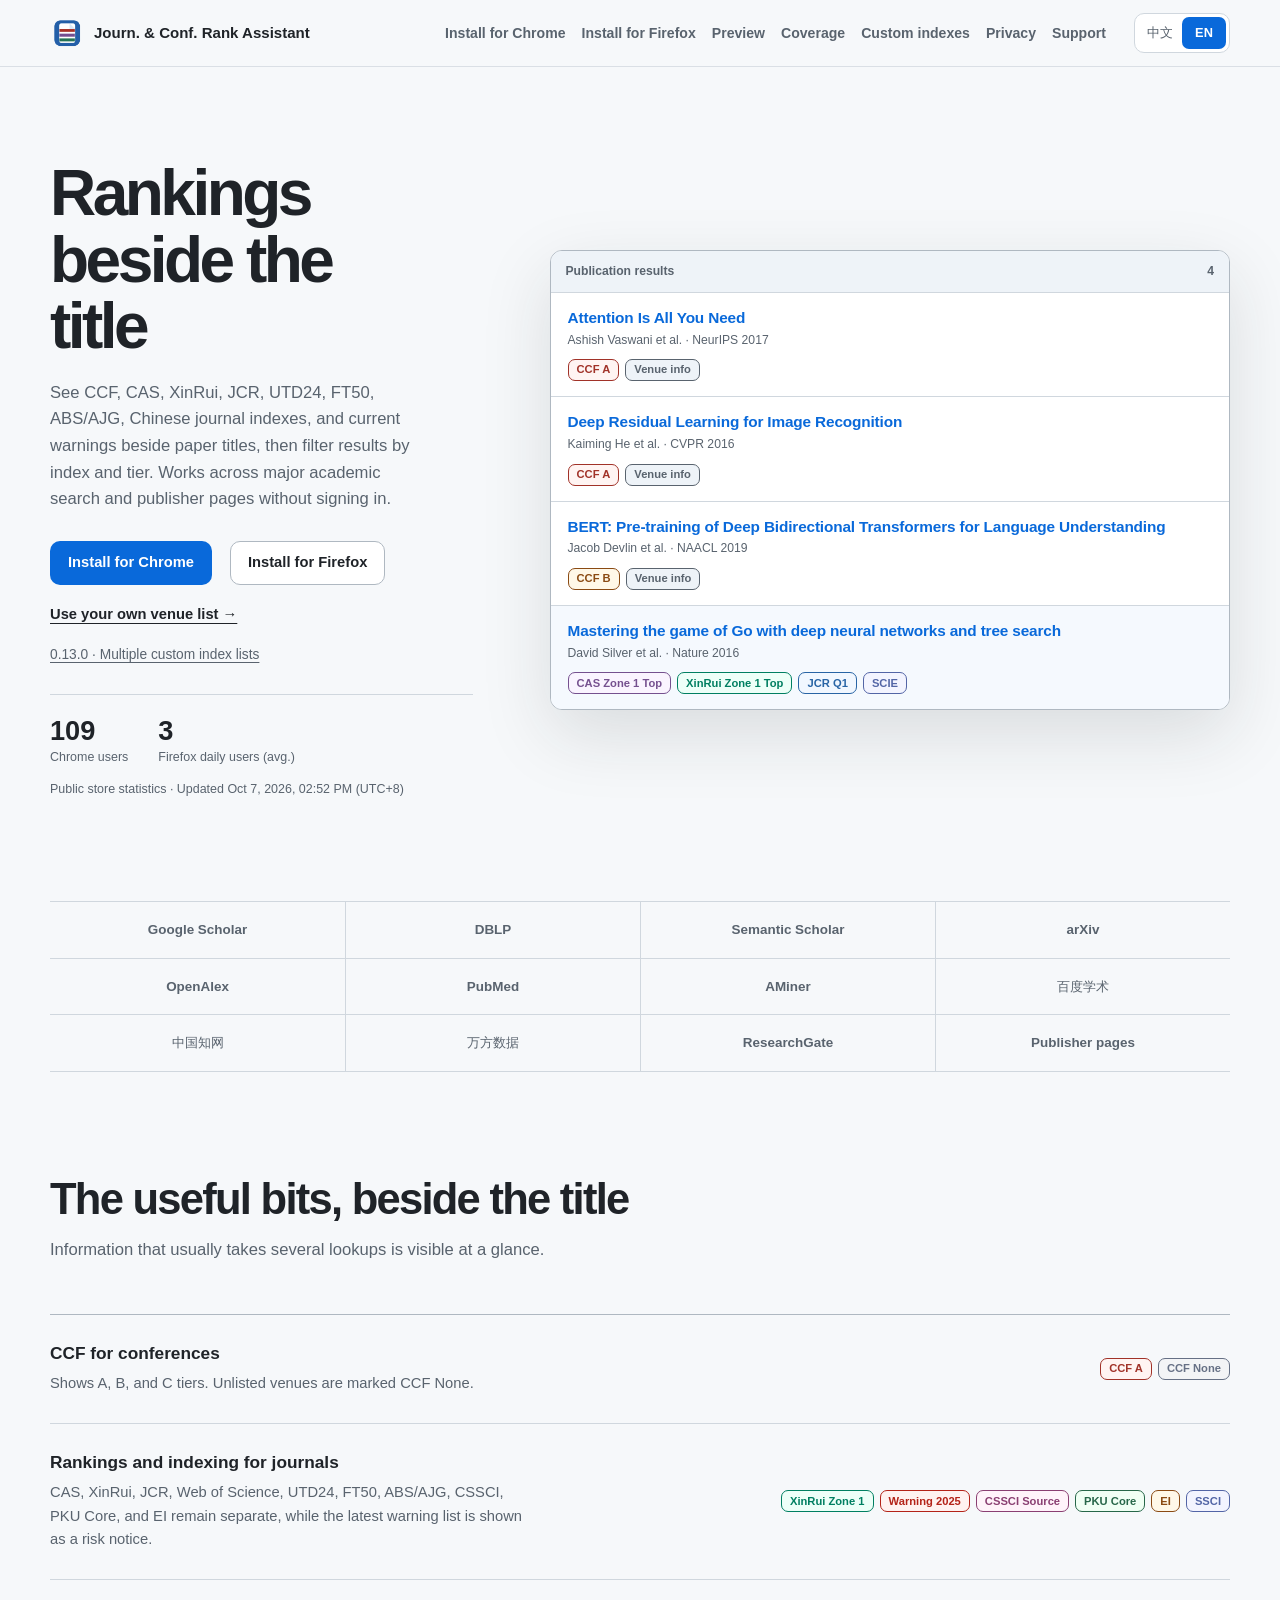
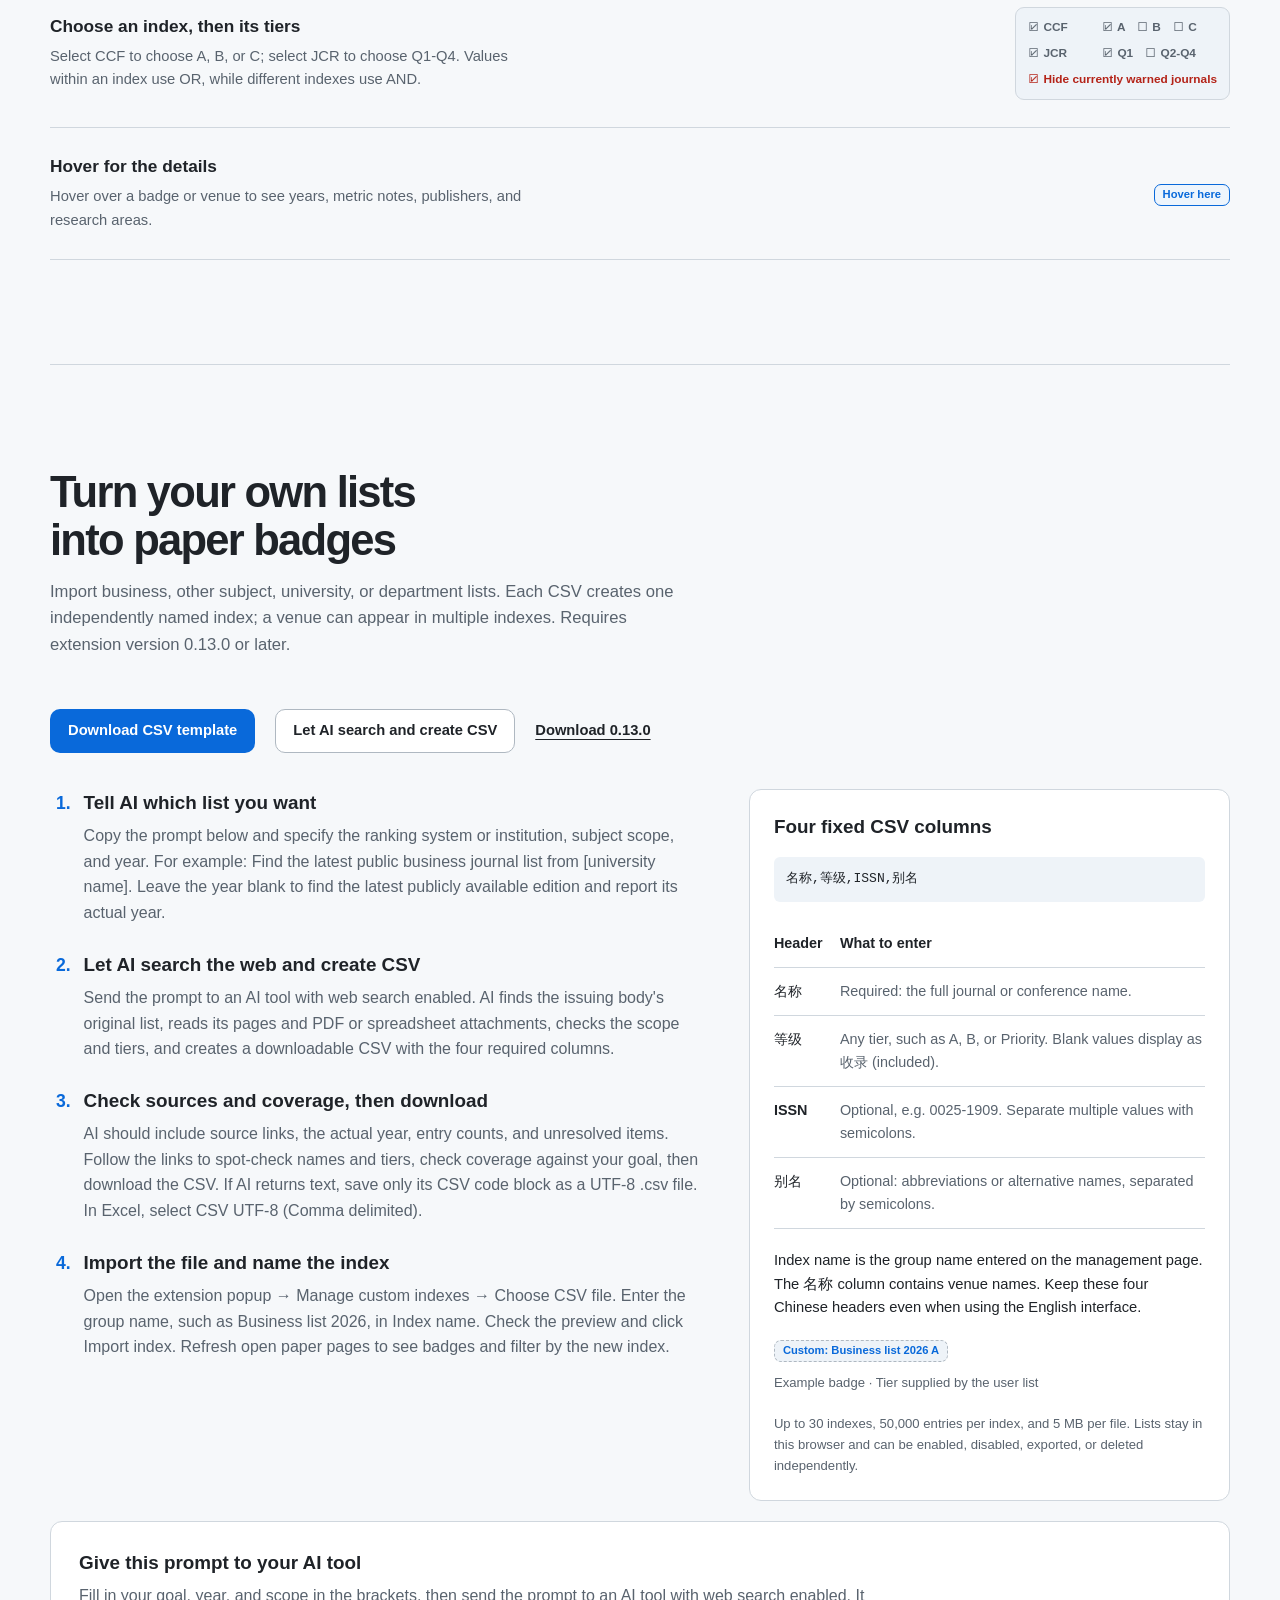
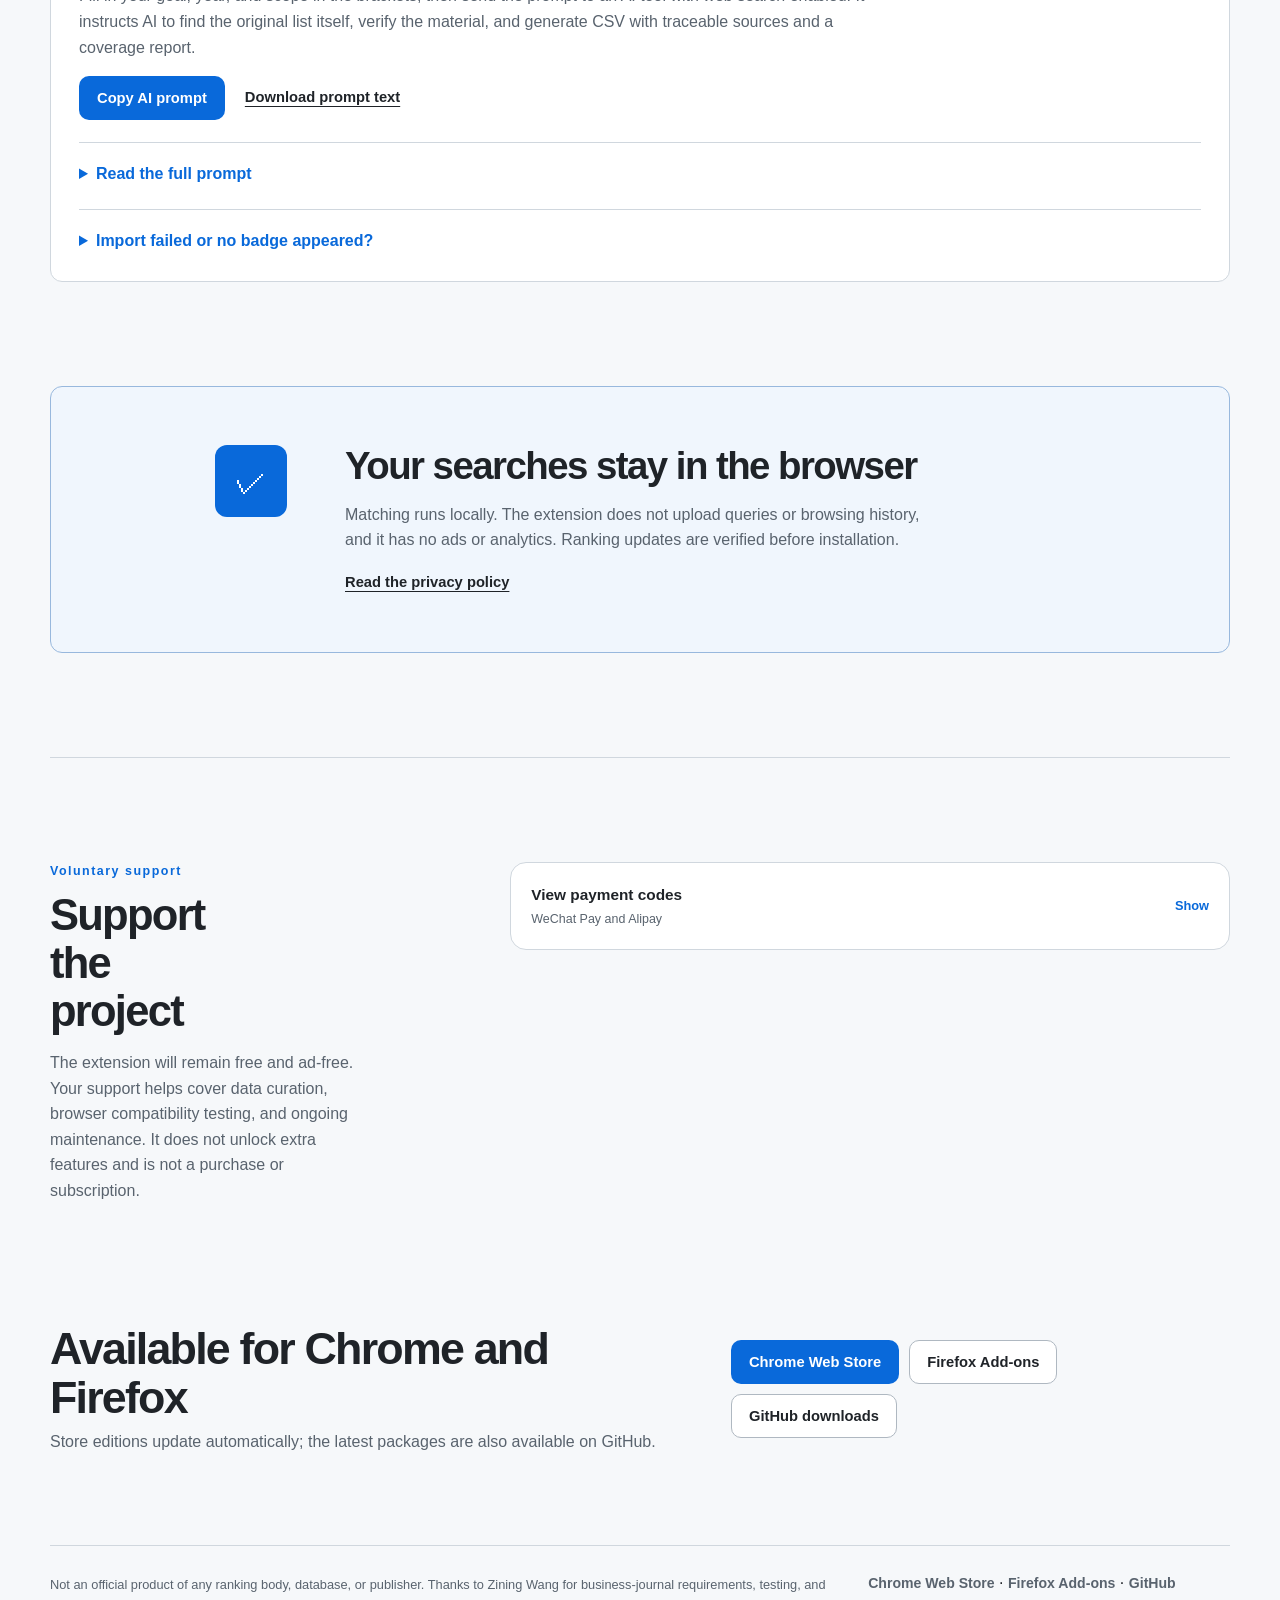
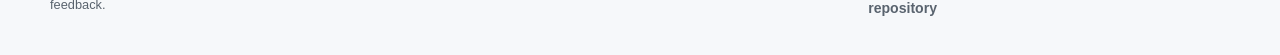
<file: docs/index.html>
<!doctype html>
<html lang="zh-CN" data-lang="zh" translate="no" class="notranslate">
<head>
  <meta charset="utf-8">
  <meta name="viewport" content="width=device-width, initial-scale=1">
  <meta name="google" content="notranslate">
  <meta name="google-site-verification" content="rmyz9SUyBuZrdZ67i3fls0Q1gZlMisBlc8nYEHwJUdw" />
  <meta name="color-scheme" content="light dark">
  <meta name="description" content="在论文标题旁查看期刊会议等级、分区与收录信息，支持导入多组自定义索引，并提供 CSV 模板与 AI 联网检索生成 CSV 指南。">
  <link rel="canonical" href="https://polarislight.github.io/Journal-Conference-Rank-Assistant/">
  <link rel="icon" type="image/png" href="assets/icon128.png">
  <link rel="stylesheet" href="styles.css">
  <title>期刊会议等级与分区助手</title>
</head>
<body>
  <a class="skip-link" href="#main" data-zh="跳到正文" data-en="Skip to content">跳到正文</a>
  <header class="site-header">
    <div class="header-inner">
      <a class="brand" href="#top" aria-label="期刊会议等级与分区助手主页" data-aria-zh="期刊会议等级与分区助手主页" data-aria-en="Journal and Conference Rank Assistant home">
        <img src="assets/icon128.png" width="34" height="34" alt="">
        <span data-zh="期刊会议等级与分区助手" data-en="Journ. & Conf. Rank Assistant">期刊会议等级与分区助手</span>
      </a>
      <nav class="site-nav" aria-label="主要导航" data-aria-zh="主要导航" data-aria-en="Primary navigation">
        <a href="https://chromewebstore.google.com/detail/ibanchmlkanbhbddpejommgfhpfofifm" data-zh="安装 Chrome 版" data-en="Install for Chrome">安装 Chrome 版</a>
        <a href="https://addons.mozilla.org/addon/journal-conf-rank-assistant" data-zh="安装 Firefox 版" data-en="Install for Firefox">安装 Firefox 版</a>
        <a href="#preview" data-zh="效果" data-en="Preview">效果</a>
        <a href="#coverage" data-zh="支持内容" data-en="Coverage">支持内容</a>
        <a href="#custom-indexes" data-zh="自定义索引" data-en="Custom indexes">自定义索引</a>
        <a href="#privacy" data-zh="隐私" data-en="Privacy">隐私</a>
        <a href="#support" data-zh="支持项目" data-en="Support">支持项目</a>
      </nav>
      <div class="language-switch" aria-label="Language">
        <button type="button" data-language="zh" aria-pressed="true">中文</button>
        <button type="button" data-language="en" aria-pressed="false">EN</button>
      </div>
    </div>
  </header>
  <main id="main">
    <section class="hero" id="top">
      <div class="hero-copy">
        <h1 data-zh="查论文时，顺手把等级看了" data-en="Rankings beside the title">查论文时，顺手把等级看了</h1>
        <p class="hero-summary" data-zh="插件把 CCF、中科院、新锐、JCR、UTD24、FT50、ABS/AJG、中文核心与当前预警放在论文标题旁，还能按索引与等级筛选结果。覆盖常用学术检索与出版社公开页面，无需登录。" data-en="See CCF, CAS, XinRui, JCR, UTD24, FT50, ABS/AJG, Chinese journal indexes, and current warnings beside paper titles, then filter results by index and tier. Works across major academic search and publisher pages without signing in.">插件把 CCF、中科院、新锐、JCR、UTD24、FT50、ABS/AJG、中文核心与当前预警放在论文标题旁，还能按索引与等级筛选结果。覆盖常用学术检索与出版社公开页面，无需登录。</p>
        <div class="hero-actions">
          <a class="button button-primary" href="https://chromewebstore.google.com/detail/ibanchmlkanbhbddpejommgfhpfofifm" data-zh="安装 Chrome 版" data-en="Install for Chrome">安装 Chrome 版</a>
          <a class="button button-secondary" href="https://addons.mozilla.org/addon/journal-conf-rank-assistant" data-zh="安装 Firefox 版" data-en="Install for Firefox">安装 Firefox 版</a>
          <a class="text-link" href="#custom-indexes" data-zh="用自己的期刊会议名单 →" data-en="Use your own venue list →">用自己的期刊会议名单 →</a>
        </div>
        <p class="release-note"><a href="https://github.com/PolarisLight/Journal-Conference-Rank-Assistant/releases/tag/v0.13.0" data-zh="0.13.0 · 新增多组自定义索引" data-en="0.13.0 · Multiple custom index lists">0.13.0 · 新增多组自定义索引</a></p>
        <div class="store-stats" id="store-stats" hidden aria-live="polite">
          <div class="store-stats-counts">
            <a href="https://chromewebstore.google.com/detail/ibanchmlkanbhbddpejommgfhpfofifm"><strong id="chrome-users">—</strong><span data-zh="Chrome 用户" data-en="Chrome users">Chrome 用户</span></a>
            <a href="https://addons.mozilla.org/addon/journal-conf-rank-assistant"><strong id="firefox-users">—</strong><span data-zh="Firefox 日均用户" data-en="Firefox daily users (avg.)">Firefox 日均用户</span></a>
          </div>
          <p class="store-stats-note"><span data-zh="商店公开统计 · 更新于" data-en="Public store statistics · Updated">商店公开统计 · 更新于</span> <time id="store-stats-updated"></time></p>
        </div>
      </div>
      <div class="paper-preview" id="preview" aria-label="经典论文中的插件显示效果" data-aria-zh="经典论文中的插件显示效果" data-aria-en="Extension preview on well-known papers">
        <div class="preview-toolbar"><span data-zh="论文检索结果" data-en="Publication results">论文检索结果</span><span class="preview-count">4</span></div>
        <article class="paper-row">
          <h2>Attention Is All You Need</h2><p>Ashish Vaswani et al. · NeurIPS 2017</p>
          <div class="badge-row"><span class="rank-badge badge-ccf" title="CCF A">CCF A</span><span class="venue-chip" data-zh="会议详情" data-en="Venue info">会议详情</span></div>
        </article>
        <article class="paper-row">
          <h2>Deep Residual Learning for Image Recognition</h2><p>Kaiming He et al. · CVPR 2016</p>
          <div class="badge-row"><span class="rank-badge badge-ccf" title="CCF A">CCF A</span><span class="venue-chip" data-zh="会议详情" data-en="Venue info">会议详情</span></div>
        </article>
        <article class="paper-row">
          <h2>BERT: Pre-training of Deep Bidirectional Transformers for Language Understanding</h2><p>Jacob Devlin et al. · NAACL 2019</p>
          <div class="badge-row"><span class="rank-badge badge-ccf-b" title="CCF B">CCF B</span><span class="venue-chip" data-zh="会议详情" data-en="Venue info">会议详情</span></div>
        </article>
        <article class="paper-row paper-row-journal">
          <h2>Mastering the game of Go with deep neural networks and tree search</h2><p>David Silver et al. · Nature 2016</p>
          <div class="badge-row"><span class="rank-badge badge-cas" data-zh="中科院 1区 Top" data-en="CAS Zone 1 Top">中科院 1区 Top</span><span class="rank-badge badge-xinrui" data-zh="新锐 1区 Top" data-en="XinRui Zone 1 Top">新锐 1区 Top</span><span class="rank-badge badge-jcr">JCR Q1</span><span class="rank-badge badge-wos">SCIE</span></div>
        </article>
      </div>
    </section>
    <section class="support-strip" aria-label="支持的平台" data-aria-zh="支持的平台" data-aria-en="Supported platforms"><span>Google Scholar</span><span>DBLP</span><span>Semantic Scholar</span><span>arXiv</span><span>OpenAlex</span><span>PubMed</span><span>AMiner</span><span>百度学术</span><span>中国知网</span><span>万方数据</span><span>ResearchGate</span><span data-zh="出版社页面" data-en="Publisher pages">出版社页面</span></section>
    <section class="section coverage" id="coverage">
      <div class="section-heading"><h2 data-zh="标题旁边，刚好够用" data-en="The useful bits, beside the title">标题旁边，刚好够用</h2><p data-zh="平时要另外打开几个网站查的信息，现在可以直接扫一眼。" data-en="Information that usually takes several lookups is visible at a glance.">平时要另外打开几个网站查的信息，现在可以直接扫一眼。</p></div>
      <div class="coverage-list">
        <article>
          <div><h3 data-zh="会议看 CCF" data-en="CCF for conferences">会议看 CCF</h3><p data-zh="显示 A、B、C 类。未收录的会议会明确标成 CCF None。" data-en="Shows A, B, and C tiers. Unlisted venues are marked CCF None.">显示 A、B、C 类。未收录的会议会明确标成 CCF None。</p></div>
          <div class="row-example"><span class="rank-badge badge-ccf">CCF A</span><span class="rank-badge badge-none">CCF None</span></div>
        </article>
        <article>
          <div><h3 data-zh="期刊看分区与收录" data-en="Rankings and indexing for journals">期刊看分区与收录</h3><p data-zh="中科院、新锐、JCR、Web of Science、UTD24、FT50、ABS/AJG、CSSCI、北大核心和 EI 各自显示，最新预警名单另作风险提示。" data-en="CAS, XinRui, JCR, Web of Science, UTD24, FT50, ABS/AJG, CSSCI, PKU Core, and EI remain separate, while the latest warning list is shown as a risk notice.">中科院、新锐、JCR、Web of Science、UTD24、FT50、ABS/AJG、CSSCI、北大核心和 EI 各自显示，最新预警名单另作风险提示。</p></div>
          <div class="row-example"><span class="rank-badge badge-xinrui" data-zh="新锐 1区" data-en="XinRui Zone 1">新锐 1区</span><span class="rank-badge badge-warning" data-zh="预警 2025" data-en="Warning 2025">预警 2025</span><span class="rank-badge badge-cssci" data-zh="CSSCI 来源" data-en="CSSCI Source">CSSCI 来源</span><span class="rank-badge badge-pku" data-zh="北大核心" data-en="PKU Core">北大核心</span><span class="rank-badge badge-ei">EI</span><span class="rank-badge badge-wos">SSCI</span></div>
        </article>
        <article>
          <div><h3 data-zh="先选索引，再选等级" data-en="Choose an index, then its tiers">先选索引，再选等级</h3><p data-zh="勾选 CCF 后选择 A、B、C；勾选 JCR 后选择 Q1-Q4。同一索引内取并集，不同索引之间取交集。" data-en="Select CCF to choose A, B, or C; select JCR to choose Q1-Q4. Values within an index use OR, while different indexes use AND.">勾选 CCF 后选择 A、B、C；勾选 JCR 后选择 Q1-Q4。同一索引内取并集，不同索引之间取交集。</p></div>
          <div class="filter-example"><span>☑ CCF</span><span>☑ A　☐ B　☐ C</span><span>☑ JCR</span><span>☑ Q1　☐ Q2-Q4</span><span class="warning-filter-demo" data-zh="☑ 隐藏当前预警期刊" data-en="☑ Hide currently warned journals">☑ 隐藏当前预警期刊</span></div>
        </article>
        <article>
          <div><h3 data-zh="悬停再看细节" data-en="Hover for the details">悬停再看细节</h3><p data-zh="想细看时，把鼠标放到标签或期刊会议名称上。年份、指标说明、出版社和研究方向会出现在浮层里。" data-en="Hover over a badge or venue to see years, metric notes, publishers, and research areas.">想细看时，把鼠标放到标签或期刊会议名称上。年份、指标说明、出版社和研究方向会出现在浮层里。</p></div>
          <div class="hover-sample" tabindex="0"><span data-zh="把鼠标放这里" data-en="Hover here">把鼠标放这里</span><div class="sample-tooltip" role="tooltip"><strong>Nature</strong><span data-zh="出版商：Springer Nature" data-en="Publisher: Springer Nature">出版商：Springer Nature</span><span data-zh="方向：综合科学" data-en="Area: Multidisciplinary science">方向：综合科学</span></div></div>
        </article>
      </div>
    </section>
    <section class="section custom-index-section" id="custom-indexes" aria-labelledby="custom-index-title">
      <div class="section-heading">
        <h2 id="custom-index-title" data-zh="把自己的目录变成论文标签" data-en="Turn your own lists into paper badges">把自己的目录变成论文标签</h2>
        <p data-zh="经管、其他学科，或学校、院系的认定名单，都可以自行导入。一份 CSV 是一组索引，每组独立命名，同一期刊可同时命中多组。需要扩展 0.13.0 或更新版本。" data-en="Import business, other subject, university, or department lists. Each CSV creates one independently named index; a venue can appear in multiple indexes. Requires extension version 0.13.0 or later.">经管、其他学科，或学校、院系的认定名单，都可以自行导入。一份 CSV 是一组索引，每组独立命名，同一期刊可同时命中多组。需要扩展 0.13.0 或更新版本。</p>
      </div>
      <div class="custom-index-actions">
        <a class="button button-primary" href="downloads/custom-index-template.csv" download="custom-index-template.csv" data-zh="下载 CSV 模板" data-en="Download CSV template">下载 CSV 模板</a>
        <a class="button button-secondary" href="#ai-index-prompt" data-zh="让 AI 检索并生成 CSV" data-en="Let AI search and create CSV">让 AI 检索并生成 CSV</a>
        <a class="text-link" href="https://github.com/PolarisLight/Journal-Conference-Rank-Assistant/releases/tag/v0.13.0" data-zh="下载 0.13.0" data-en="Download 0.13.0">下载 0.13.0</a>
      </div>
      <div class="custom-index-layout">
        <ol class="index-steps">
          <li><h3 data-zh="告诉 AI 你想要什么目录" data-en="Tell AI which list you want">告诉 AI 你想要什么目录</h3><p data-zh="复制下方提示词，填写评价体系或学校、学科范围和年份。例如：“检索某大学最新公开的经管期刊认定目录”（把“某大学”换成具体校名）。年份留空时，AI 会查找最新公开版本并注明实际年份。" data-en="Copy the prompt below and specify the ranking system or institution, subject scope, and year. For example: Find the latest public business journal list from [university name]. Leave the year blank to find the latest publicly available edition and report its actual year.">复制下方提示词，填写评价体系或学校、学科范围和年份。例如：“检索某大学最新公开的经管期刊认定目录”（把“某大学”换成具体校名）。年份留空时，AI 会查找最新公开版本并注明实际年份。</p></li>
          <li><h3 data-zh="让 AI 自行联网检索并生成 CSV" data-en="Let AI search the web and create CSV">让 AI 自行联网检索并生成 CSV</h3><p data-zh="在开启联网搜索的 AI 工具中发送提示词。AI 会自行查找发布机构的原始目录，读取网页及 PDF、表格附件，核实范围和等级，再按固定四列生成可下载的 CSV。" data-en="Send the prompt to an AI tool with web search enabled. AI finds the issuing body's original list, reads its pages and PDF or spreadsheet attachments, checks the scope and tiers, and creates a downloadable CSV with the four required columns.">在开启联网搜索的 AI 工具中发送提示词。AI 会自行查找发布机构的原始目录，读取网页及 PDF、表格附件，核实范围和等级，再按固定四列生成可下载的 CSV。</p></li>
          <li><h3 data-zh="检查来源与覆盖情况，下载文件" data-en="Check sources and coverage, then download">检查来源与覆盖情况，下载文件</h3><p data-zh="AI 应附上来源链接、实际年份、条目数量和待核项。沿链接抽查名称与等级，确认是否覆盖你的目标范围后下载 CSV。AI 只返回文本时，将 CSV 代码块内的内容另存为 UTF-8 的 .csv 文件；Excel 中选择“CSV UTF-8（逗号分隔）”。" data-en="AI should include source links, the actual year, entry counts, and unresolved items. Follow the links to spot-check names and tiers, check coverage against your goal, then download the CSV. If AI returns text, save only its CSV code block as a UTF-8 .csv file. In Excel, select CSV UTF-8 (Comma delimited).">AI 应附上来源链接、实际年份、条目数量和待核项。沿链接抽查名称与等级，确认是否覆盖你的目标范围后下载 CSV。AI 只返回文本时，将 CSV 代码块内的内容另存为 UTF-8 的 .csv 文件；Excel 中选择“CSV UTF-8（逗号分隔）”。</p></li>
          <li><h3 data-zh="导入，并填写组名" data-en="Import the file and name the index">导入，并填写组名</h3><p data-zh="打开扩展弹窗 → 管理自定义索引 → 选择 CSV 文件。在“索引名称”输入框填写组名，例如“经管目录 2026”，检查预览后点击“导入索引”。刷新已打开的论文页，即可查看标签并按这组索引筛选。" data-en="Open the extension popup → Manage custom indexes → Choose CSV file. Enter the group name, such as Business list 2026, in Index name. Check the preview and click Import index. Refresh open paper pages to see badges and filter by the new index.">打开扩展弹窗 → 管理自定义索引 → 选择 CSV 文件。在“索引名称”输入框填写组名，例如“经管目录 2026”，检查预览后点击“导入索引”。刷新已打开的论文页，即可查看标签并按这组索引筛选。</p></li>
        </ol>
        <aside class="index-format" aria-labelledby="index-format-title">
          <h3 id="index-format-title" data-zh="CSV 固定四列" data-en="Four fixed CSV columns">CSV 固定四列</h3>
          <code class="csv-header">名称,等级,ISSN,别名</code>
          <table>
            <thead><tr><th data-zh="列名" data-en="Header">列名</th><th data-zh="怎么填写" data-en="What to enter">怎么填写</th></tr></thead>
            <tbody>
              <tr><th scope="row">名称</th><td data-zh="必填：期刊或会议的完整名称。" data-en="Required: the full journal or conference name.">必填：期刊或会议的完整名称。</td></tr>
              <tr><th scope="row">等级</th><td data-zh="自由填写 A、B、重点等；留空显示“收录”。" data-en="Any tier, such as A, B, or Priority. Blank values display as 收录 (included).">自由填写 A、B、重点等；留空显示“收录”。</td></tr>
              <tr><th scope="row">ISSN</th><td data-zh="选填，如 0025-1909；多个值用分号分隔。" data-en="Optional, e.g. 0025-1909. Separate multiple values with semicolons.">选填，如 0025-1909；多个值用分号分隔。</td></tr>
              <tr><th scope="row">别名</th><td data-zh="选填：简称、其他名称；多个值用分号分隔。" data-en="Optional: abbreviations or alternative names, separated by semicolons.">选填：简称、其他名称；多个值用分号分隔。</td></tr>
            </tbody>
          </table>
          <p class="index-name-note" data-zh="“索引名称”就是组名，在管理页填写。CSV 的“名称”列用于期刊或会议，不用于填写组名。英文界面也使用这四个中文表头。" data-en="Index name is the group name entered on the management page. The 名称 column contains venue names. Keep these four Chinese headers even when using the English interface.">“索引名称”就是组名，在管理页填写。CSV 的“名称”列用于期刊或会议，不用于填写组名。英文界面也使用这四个中文表头。</p>
          <div class="custom-label-example"><span class="rank-badge badge-custom" data-zh="自定义：经管目录 2026 A" data-en="Custom: Business list 2026 A">自定义：经管目录 2026 A</span><small data-zh="标签示例 · 等级由用户目录提供" data-en="Example badge · Tier supplied by the user list">标签示例 · 等级由用户目录提供</small></div>
          <p class="index-limits" data-zh="最多 30 组；每组最多 50,000 条，每个文件不超过 5 MB。目录保存在当前浏览器本地，可分别启停、导出备份和删除。" data-en="Up to 30 indexes, 50,000 entries per index, and 5 MB per file. Lists stay in this browser and can be enabled, disabled, exported, or deleted independently.">最多 30 组；每组最多 50,000 条，每个文件不超过 5 MB。目录保存在当前浏览器本地，可分别启停、导出备份和删除。</p>
        </aside>
      </div>
      <div class="ai-index-guide" id="ai-index-prompt">
        <h3 data-zh="把这段提示词交给 AI" data-en="Give this prompt to your AI tool">把这段提示词交给 AI</h3>
        <p data-zh="只需把方括号里的目标、年份和范围换成你的要求，发送给开启联网搜索的 AI 工具。提示词会让 AI 自行寻找原始目录、核实资料并生成 CSV，同时提供可追溯的来源和覆盖情况。" data-en="Fill in your goal, year, and scope in the brackets, then send the prompt to an AI tool with web search enabled. It instructs AI to find the original list itself, verify the material, and generate CSV with traceable sources and a coverage report.">只需把方括号里的目标、年份和范围换成你的要求，发送给开启联网搜索的 AI 工具。提示词会让 AI 自行寻找原始目录、核实资料并生成 CSV，同时提供可追溯的来源和覆盖情况。</p>
        <div class="prompt-actions"><button class="button button-primary" id="copy-index-prompt" type="button" data-zh="复制 AI 提示词" data-en="Copy AI prompt">复制 AI 提示词</button><a class="text-link" id="download-index-prompt" href="downloads/custom-index-ai-prompt-zh.txt" download data-zh="下载提示词文本" data-en="Download prompt text">下载提示词文本</a><span id="copy-index-status" role="status" aria-live="polite"></span></div>
        <details class="prompt-details"><summary data-zh="展开查看完整提示词" data-en="Read the full prompt">展开查看完整提示词</summary><pre id="index-prompt-zh" data-language-only="zh">请自行联网检索我想要的期刊或会议目录，核实原始资料，为“期刊会议等级与分区助手”创建一份可导入的 CSV 文件。

我的目标：[填写评价体系或机构的具体名称、学科及覆盖范围；例如“某大学最新公开的经管期刊认定目录”，请将“某大学”换成具体校名]
适用年份：[指定年份；留空则查找最新公开版本，并报告实际年份]
等级规则：[保留原目录等级；没有分级则留空；如需转换，明确写出对应关系]

请完成以下工作：
1. 根据目标自行设计检索词并搜索，优先查找发布机构的官方网站和原始目录。打开网页并读取关联的 PDF、Excel 或其他名单附件，核实发布机构、版本、年份和适用范围。
2. 一个链接无法读取时，继续寻找同一机构的其他官方页面或可核验的原始文件。读取完整目录及分页内容，仅从能够核实的资料提取条目。资料不公开或只能获取部分内容时，明确报告已覆盖范围和缺失部分，不把部分名单称为完整目录。若当前工具无法联网，说明需要启用联网搜索模式。
3. 表头必须依次为：名称,等级,ISSN,别名。不要增加其他列。每行只放一期刊或会议。
4. “名称”必填，使用完整期刊/会议名称；保留 Workshop、Findings 等限定词。“等级”按上述规则填写，未分级则留空。
5. ISSN 和别名选填。ISSN 保留为 1234-567X 这样的文本格式，不能确认就留空；多个 ISSN 或别名用英文分号分隔。
6. 不凭记忆或搜索摘要补充期刊、会议、等级、ISSN 或别名。相同期刊或会议的同等级重复行合并；同一名称、别名或 ISSN 对应不同等级时，将冲突单独列为待核项，暂不放入 CSV。
7. 输出逗号分隔的 UTF-8 CSV，优先使用带 BOM 的编码以便 Excel 打开。每个单元格用双引号包围，内容中的双引号写成两个双引号，空值写为 ""。
8. 组名不写进 CSV。我会在扩展管理页的“索引名称”输入框单独填写。
9. 优先提供可下载的 .csv 文件；若只能输出文本，请将 CSV 放在一个代码块内。另附说明，列出来源链接、目录名称与实际年份、原目录条目数（若可核实）、导出条目数、覆盖情况和待核项；这些说明不写进 CSV。

请完成检索、核实和 CSV 格式检查后，直接交付文件与来源说明。</pre><pre id="index-prompt-en" data-language-only="en" hidden>Search the web yourself for the journal or conference list I want, verify the original material, and create an importable CSV for Journal &amp; Conference Rank Assistant.

My goal: [specific ranking system or institution, subject, and coverage; for example, the latest public business journal list from a named university]
Year: [requested year; leave blank to find the latest publicly available edition and report its actual year]
Tier rules: [preserve the original tiers; leave blank if unranked; state any requested mapping explicitly]

Complete the following:
1. Choose search terms and search independently, prioritizing the issuing body's official website and original list. Open pages and read linked PDF, Excel, or other list attachments. Verify the issuer, edition, year, and scope.
2. If a link is inaccessible, keep looking for other official pages or verifiable original files from the same institution. Read the full list and any paginated content. Extract only entries supported by material you can verify. If the list is not public or only partly accessible, state the coverage and missing portions; do not call a partial list complete. If your tool cannot access the web, explain that web search mode must be enabled.
3. Use exactly these four headers in this order: 名称,等级,ISSN,别名. Add no other columns. Each row represents one journal or conference.
4. 名称 is required and must contain the full venue name. Preserve qualifiers such as Workshop and Findings. Fill 等级 using my rules, or leave it blank if unranked.
5. ISSN and 别名 are optional. Keep ISSNs as text, such as 1234-567X. Leave uncertain values blank. Separate multiple ISSNs or aliases with semicolons.
6. Do not fill in venues, tiers, ISSNs, or aliases from memory or search snippets. Merge same-venue duplicates with the same tier. Put conflicts involving a shared name, alias, or ISSN with different tiers in the unresolved-items note and leave them out of the CSV for now.
7. Produce comma-delimited UTF-8 CSV, preferably with a BOM for Excel. Enclose every cell in double quotes, escape embedded double quotes by doubling them, and represent empty values as "".
8. Do not put the index group name in the CSV. I will enter it separately in Index name on the extension's management page.
9. Prefer a downloadable .csv file. If you can only return text, place CSV in a single code block. Separately report source links, the list's title and actual year, its original entry count if verifiable, the exported entry count, coverage, and unresolved items. Keep this note outside the CSV.

Complete the search, verification, and CSV format checks, then deliver the file and source report directly.</pre></details>
        <details class="index-troubleshooting"><summary data-zh="导入失败或网页没有显示？" data-en="Import failed or no badge appeared?">导入失败或网页没有显示？</summary><ul><li data-zh="按导入页面显示的行号修正列数、空名称、ISSN 格式或等级冲突；用逗号分列、分号分隔多个别名。" data-en="Use the reported row numbers to fix column counts, missing names, ISSN formatting, or tier conflicts. Use commas between columns and semicolons between aliases.">按导入页面显示的行号修正列数、空名称、ISSN 格式或等级冲突；用逗号分列、分号分隔多个别名。</li><li data-zh="网页匹配的是期刊或会议来源。核对完整名称、网页使用的简称和可靠 ISSN；缺少来源信息时可能无法匹配。" data-en="Matching uses the journal or conference source. Check full names, abbreviations shown on the page, and reliable ISSNs. Pages without usable venue information may not match.">网页匹配的是期刊或会议来源。核对完整名称、网页使用的简称和可靠 ISSN；缺少来源信息时可能无法匹配。</li><li data-zh="确认这组索引已启用，弹窗中的自定义标签显示已开启，并刷新论文页面。筛选时，同组所选等级取并集，不同组之间取交集。" data-en="Check that the index and custom badge display are enabled, then refresh the paper page. Selected tiers within one index use OR; different indexes use AND.">确认这组索引已启用，弹窗中的自定义标签显示已开启，并刷新论文页面。筛选时，同组所选等级取并集，不同组之间取交集。</li></ul></details>
      </div>
    </section>
    <section class="section privacy-section" id="privacy">
      <div class="privacy-mark" aria-hidden="true">✓</div>
      <div class="privacy-copy"><h2 data-zh="检索记录不离开浏览器" data-en="Your searches stay in the browser">检索记录不离开浏览器</h2><p data-zh="匹配在本地完成。插件不上传检索词和浏览记录，也没有广告或统计跟踪。分区数据更新从项目仓库下载，并在替换前校验签名。" data-en="Matching runs locally. The extension does not upload queries or browsing history, and it has no ads or analytics. Ranking updates are verified before installation.">匹配在本地完成。插件不上传检索词和浏览记录，也没有广告或统计跟踪。分区数据更新从项目仓库下载，并在替换前校验签名。</p><a class="text-link" href="https://github.com/PolarisLight/Journal-Conference-Rank-Assistant/blob/main/PRIVACY.md" data-zh="阅读隐私政策" data-en="Read the privacy policy">阅读隐私政策</a></div>
    </section>
    <section class="section support-section" id="support" aria-labelledby="support-title">
      <div class="support-copy">
        <p class="support-kicker" data-zh="自愿支持" data-en="Voluntary support">自愿支持</p>
        <h2 id="support-title" data-zh="支持项目" data-en="Support the project">支持项目</h2>
        <p data-zh="插件会继续保持免费、无广告。你的支持会用于数据整理、浏览器兼容测试与项目维护，不会解锁额外功能，也不构成购买或订阅。" data-en="The extension will remain free and ad-free. Your support helps cover data curation, browser compatibility testing, and ongoing maintenance. It does not unlock extra features and is not a purchase or subscription.">插件会继续保持免费、无广告。你的支持会用于数据整理、浏览器兼容测试与项目维护，不会解锁额外功能，也不构成购买或订阅。</p>
      </div>
      <details class="support-disclosure">
        <summary>
          <span class="support-disclosure-copy">
            <strong data-zh="查看收款码" data-en="View payment codes">查看收款码</strong>
            <small data-zh="微信支付与支付宝" data-en="WeChat Pay and Alipay">微信支付与支付宝</small>
          </span>
          <span class="support-disclosure-action support-disclosure-action-closed" data-zh="展开" data-en="Show">展开</span>
          <span class="support-disclosure-action support-disclosure-action-open" data-zh="收起" data-en="Hide">收起</span>
        </summary>
        <div class="support-payments" aria-label="微信与支付宝收款码" data-aria-zh="微信与支付宝收款码" data-aria-en="WeChat Pay and Alipay payment codes">
          <figure class="support-payment support-payment-wechat">
            <div class="support-payment-head"><strong data-zh="微信支付" data-en="WeChat Pay">微信支付</strong><span data-zh="推荐" data-en="Recommended">推荐</span></div>
            <img src="assets/support-wechat.jpg" width="828" height="1124" loading="lazy" decoding="async" alt="微信支付收款二维码" data-alt-zh="微信支付收款二维码" data-alt-en="WeChat Pay payment QR code">
            <figcaption data-zh="打开微信扫一扫" data-en="Scan with WeChat Pay">打开微信扫一扫</figcaption>
          </figure>
          <figure class="support-payment support-payment-alipay">
            <div class="support-payment-head"><strong data-zh="支付宝" data-en="Alipay">支付宝</strong><span data-zh="备用" data-en="Alternative">备用</span></div>
            <img src="assets/support-alipay.jpg" width="1280" height="1919" loading="lazy" decoding="async" alt="支付宝收款二维码" data-alt-zh="支付宝收款二维码" data-alt-en="Alipay payment QR code">
            <figcaption data-zh="打开支付宝扫一扫" data-en="Scan with Alipay">打开支付宝扫一扫</figcaption>
          </figure>
        </div>
      </details>
    </section>
    <section class="final-cta"><div><h2 data-zh="Chrome 与 Firefox 均已上架" data-en="Available for Chrome and Firefox">Chrome 与 Firefox 均已上架</h2><p data-zh="商店版本支持自动更新；也可从 GitHub 下载最新安装包。" data-en="Store editions update automatically; the latest packages are also available on GitHub.">商店版本支持自动更新；也可从 GitHub 下载最新安装包。</p></div><div class="final-actions"><a class="button button-primary" href="https://chromewebstore.google.com/detail/ibanchmlkanbhbddpejommgfhpfofifm" data-zh="Chrome Web Store" data-en="Chrome Web Store">Chrome Web Store</a><a class="button button-secondary" href="https://addons.mozilla.org/addon/journal-conf-rank-assistant" data-zh="Firefox Add-ons" data-en="Firefox Add-ons">Firefox Add-ons</a><a class="button button-secondary" href="https://github.com/PolarisLight/Journal-Conference-Rank-Assistant/releases" data-zh="GitHub 下载" data-en="GitHub downloads">GitHub 下载</a></div></section>
  </main>
  <footer><p data-zh="非相关评价机构、数据库或出版商的官方产品。商科期刊功能感谢 Zining Wang 的需求、测试与反馈。" data-en="Not an official product of any ranking body, database, or publisher. Thanks to Zining Wang for business-journal requirements, testing, and feedback.">非相关评价机构、数据库或出版商的官方产品。商科期刊功能感谢 Zining Wang 的需求、测试与反馈。</p><div><a href="https://chromewebstore.google.com/detail/ibanchmlkanbhbddpejommgfhpfofifm" data-zh="Chrome 官方安装" data-en="Chrome Web Store">Chrome 官方安装</a> · <a href="https://addons.mozilla.org/addon/journal-conf-rank-assistant" data-zh="Firefox 官方安装" data-en="Firefox Add-ons">Firefox 官方安装</a> · <a href="https://github.com/PolarisLight/Journal-Conference-Rank-Assistant" data-zh="GitHub 仓库" data-en="GitHub repository">GitHub 仓库</a></div></footer>
  <script src="script.js"></script>
</body>
</html>
</file>
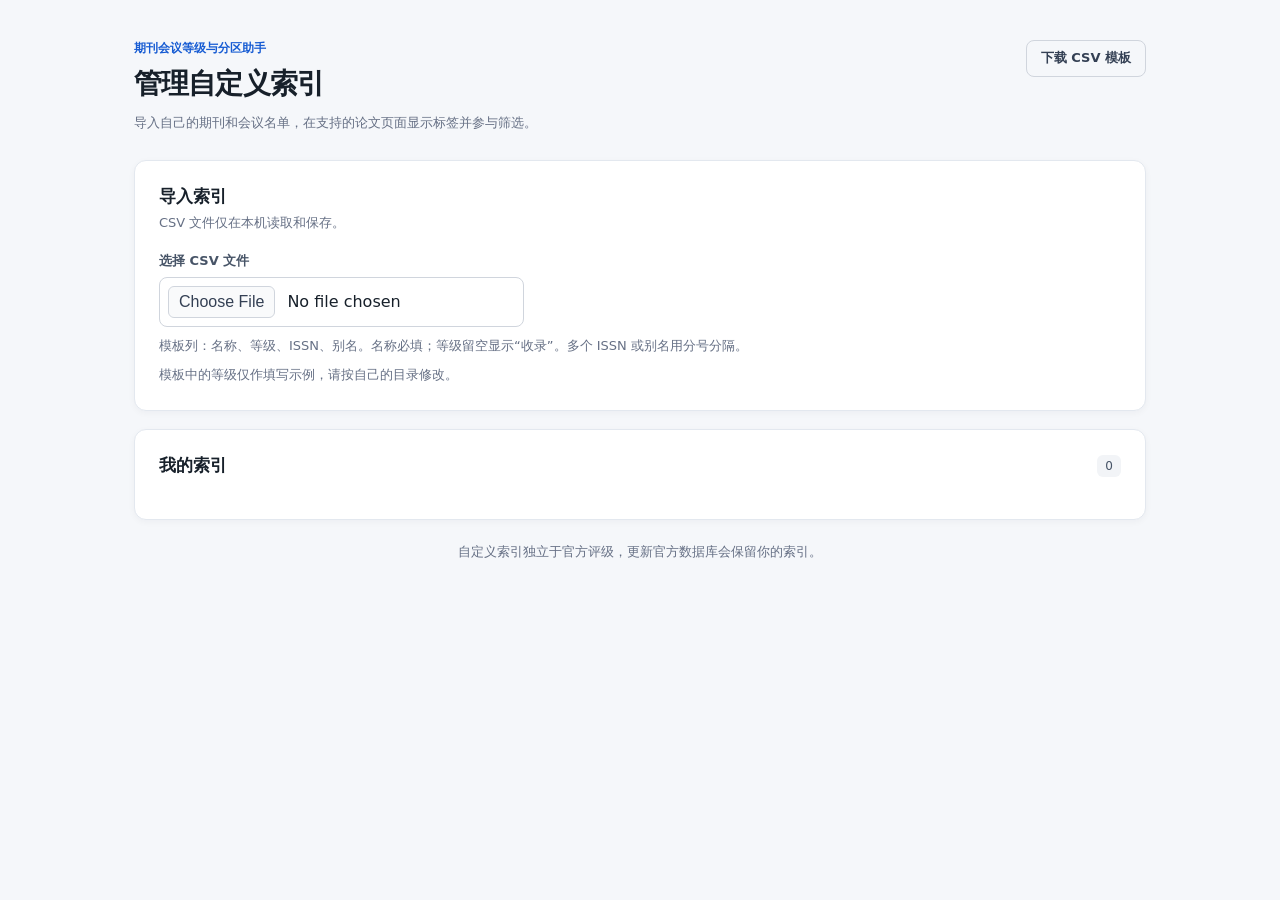
<file: extension/custom-indexes/manager.html>
<!doctype html>
<html lang="zh-CN">
<head>
  <meta charset="utf-8">
  <meta name="viewport" content="width=device-width, initial-scale=1">
  <title>管理自定义索引</title>
  <link rel="stylesheet" href="manager.css">
</head>
<body>
<main>
  <header class="page-heading">
    <div><p class="eyebrow">期刊会议等级与分区助手</p><h1>管理自定义索引</h1><p class="muted">导入自己的期刊和会议名单，在支持的论文页面显示标签并参与筛选。</p></div>
    <button id="downloadTemplate" class="secondary" type="button">下载 CSV 模板</button>
  </header>
  <p id="status" class="status" role="status" aria-live="polite" hidden></p>
  <section class="card" aria-labelledby="importHeading">
    <div class="section-heading"><div><h2 id="importHeading">导入索引</h2><p class="muted">CSV 文件仅在本机读取和保存。</p></div></div>
    <div class="import-controls">
      <label class="file-field"><span>选择 CSV 文件</span><input id="csvFile" type="file" accept=".csv,text/csv"></label>
      <p class="format-help">模板列：名称、等级、ISSN、别名。名称必填；等级留空显示“收录”。多个 ISSN 或别名用分号分隔。</p>
      <p class="format-help">模板中的等级仅作填写示例，请按自己的目录修改。</p>
    </div>
    <div id="preview" hidden>
      <div class="form-grid">
        <label><span>索引名称</span><input id="indexName" type="text" maxlength="80" autocomplete="off"></label>
      </div>
      <p id="previewSummary" class="summary" aria-live="polite"></p>
      <div id="diagnostics" role="status" aria-live="polite"></div>
      <p class="muted preview-caption">预览前 10 行</p>
      <div class="table-scroll"><table id="previewTable" data-i18n-fixed><thead></thead><tbody></tbody></table></div>
      <div class="import-actions"><button id="importIndex" type="button" disabled>导入索引</button><button id="cancelPreview" type="button" class="secondary">取消</button><p id="targetHint" class="muted">每次导入创建独立索引，同名索引可以共存。</p></div>
    </div>
  </section>
  <section class="card" aria-labelledby="indexesHeading">
    <div class="section-heading"><h2 id="indexesHeading">我的索引</h2><output id="indexCount" class="count" aria-live="polite">0</output></div>
    <div id="indexList"></div>
    <div id="undoNotice" class="undo-notice" hidden><span>索引已删除。</span><button id="undoDelete" class="secondary" type="button">撤销删除</button></div>
  </section>
  <p class="footnote">自定义索引独立于官方评级，更新官方数据库会保留你的索引。</p>
</main>
<script src="../lib/normalizer.js"></script>
<script src="../lib/i18n.js"></script>
<script src="../lib/custom-indexes.js"></script>
<script src="manager.js"></script>
</body>
</html>
</file>
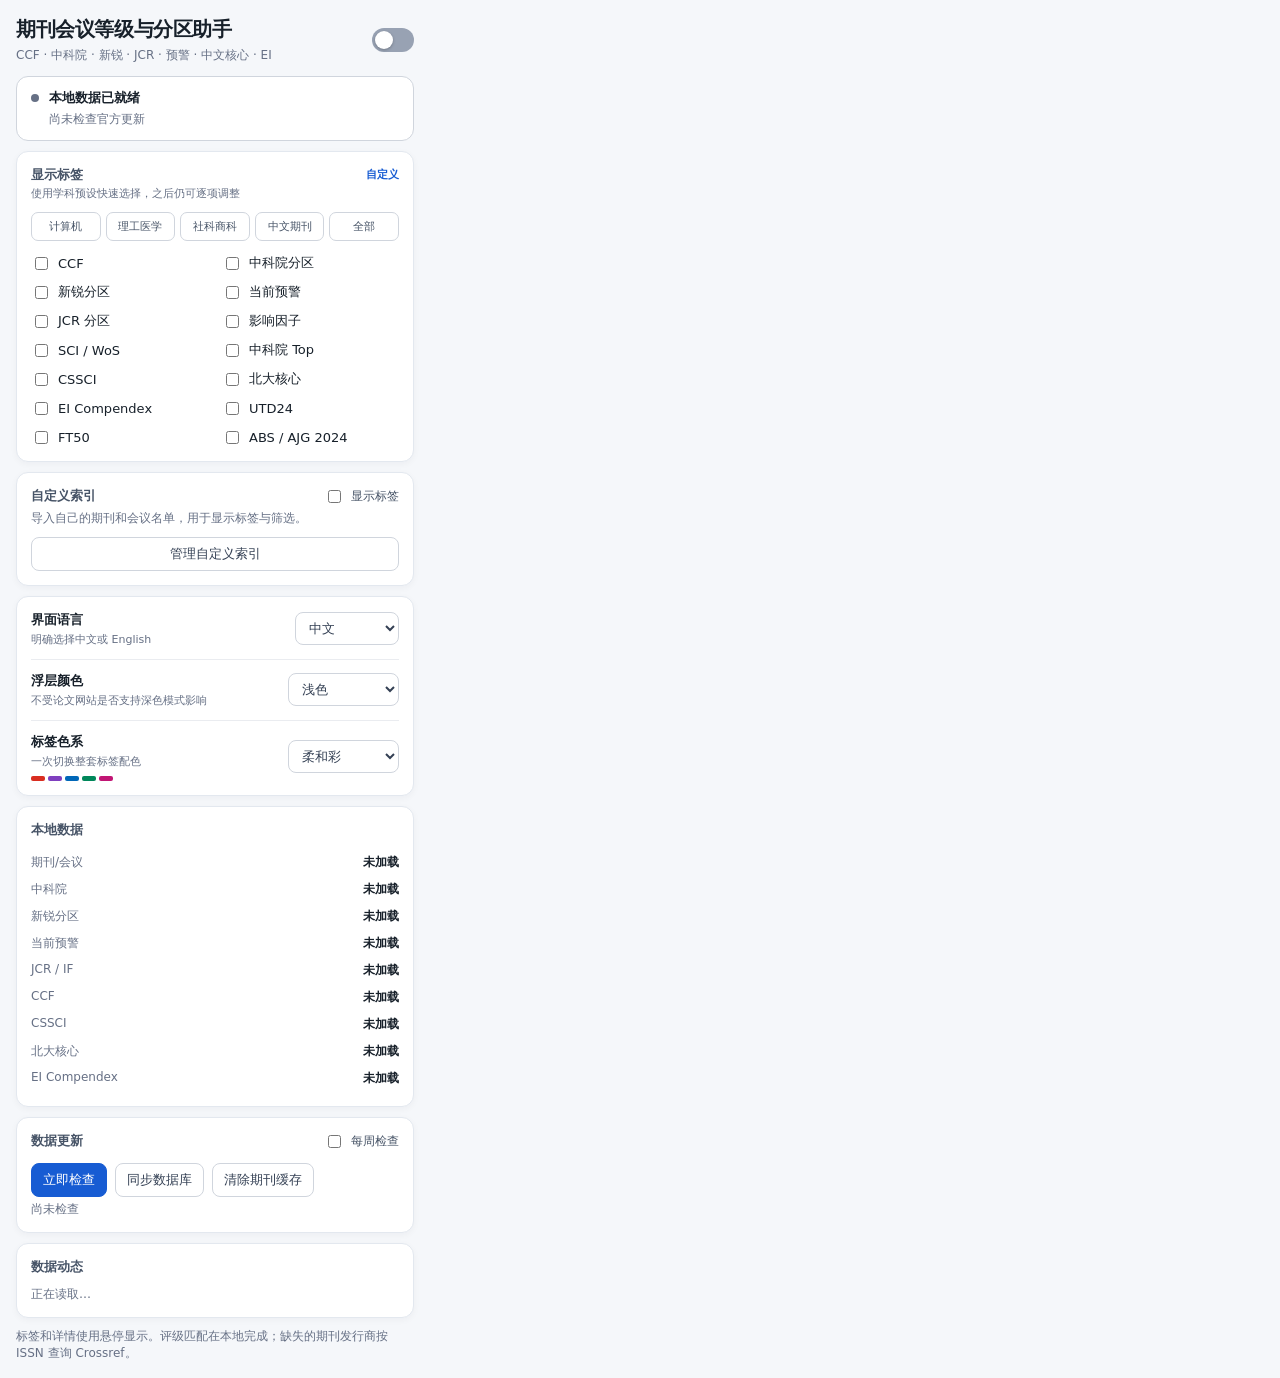
<file: extension/popup/popup.html>
<!doctype html>
<html lang="zh-CN">
<head>
  <meta charset="utf-8">
  <meta name="viewport" content="width=device-width, initial-scale=1">
  <title>期刊会议等级与分区助手</title>
  <link rel="stylesheet" href="popup.css">
</head>
<body>
<main>
  <header>
    <div><h1>期刊会议等级与分区助手</h1><p>CCF · 中科院 · 新锐 · JCR · 预警 · 中文核心 · EI</p></div>
    <label class="switch" title="启用扩展"><input id="enabled" type="checkbox"><span></span></label>
  </header>

  <section id="updateBanner" class="status" data-state="idle">
    <span class="status-dot"></span>
    <div><strong id="statusTitle">本地数据已就绪</strong><p id="statusDetail">尚未检查官方更新</p></div>
  </section>

  <section class="card">
    <div class="preset-heading">
      <div><h2>显示标签</h2><p>使用学科预设快速选择，之后仍可逐项调整</p></div>
      <output id="presetState" aria-live="polite">自定义</output>
    </div>
    <div id="badgePresets" class="preset-grid" aria-label="标签预设">
      <button class="preset-button" type="button" data-preset="computer">计算机</button>
      <button class="preset-button" type="button" data-preset="science">理工医学</button>
      <button class="preset-button" type="button" data-preset="social">社科商科</button>
      <button class="preset-button" type="button" data-preset="chinese">中文期刊</button>
      <button class="preset-button" type="button" data-preset="all">全部</button>
    </div>
    <div class="grid">
      <label><input id="showCcf" type="checkbox"> CCF</label>
      <label><input id="showCas" type="checkbox"> 中科院分区</label>
      <label><input id="showXinrui" type="checkbox"> 新锐分区</label>
      <label><input id="showWarning" type="checkbox"> 当前预警</label>
      <label><input id="showJcr" type="checkbox"> JCR 分区</label>
      <label><input id="showIf" type="checkbox"> 影响因子</label>
      <label><input id="showWos" type="checkbox"> SCI / WoS</label>
      <label><input id="showTop" type="checkbox"> 中科院 Top</label>
      <label><input id="showCssci" type="checkbox"> CSSCI</label>
      <label><input id="showPku" type="checkbox"> 北大核心</label>
      <label><input id="showEi" type="checkbox"> EI Compendex</label>
      <label><input id="showUtd24" type="checkbox"> UTD24</label>
      <label><input id="showFt50" type="checkbox"> FT50</label>
      <label><input id="showAbs" type="checkbox"> ABS / AJG 2024</label>
    </div>
  </section>
  <section class="card custom-index-card">
    <div class="section-title"><h2>自定义索引</h2><label class="inline-toggle"><input id="showCustomIndexes" type="checkbox"> 显示标签</label></div>
    <p class="muted">导入自己的期刊和会议名单，用于显示标签与筛选。</p>
    <button id="manageCustomIndexes" class="secondary" type="button">管理自定义索引</button>
  </section>
  <section class="card theme-card">
    <label for="language">
      <span><strong>界面语言</strong><small>明确选择中文或 English</small></span>
      <select id="language" data-i18n-fixed>
        <option value="zh-CN">中文</option>
        <option value="en">English</option>
      </select>
    </label>
    <label for="colorTheme">
      <span><strong>浮层颜色</strong><small>不受论文网站是否支持深色模式影响</small></span>
      <select id="colorTheme">
        <option value="light">浅色</option>
        <option value="dark">深色</option>
        <option value="system">跟随系统</option>
      </select>
    </label>
    <label for="colorPalette">
      <span><strong>标签色系</strong><small>一次切换整套标签配色</small><span id="palettePreview" class="palette-preview" data-palette="vivid" aria-hidden="true"><i></i><i></i><i></i><i></i><i></i></span></span>
      <select id="colorPalette">
        <option value="soft">柔和彩</option>
        <option value="vivid">鲜明色</option>
        <option value="colorblind">色盲友好</option>
      </select>
    </label>
  </section>

  <section class="card metadata">
    <h2>本地数据</h2>
    <dl>
      <div><dt>期刊/会议</dt><dd id="recordCount">未加载</dd></div>
      <div><dt>中科院</dt><dd id="casVersion">未加载</dd></div>
      <div><dt>新锐分区</dt><dd id="xinruiVersion">未加载</dd></div>
      <div><dt>当前预警</dt><dd id="warningVersion">未加载</dd></div>
      <div><dt>JCR / IF</dt><dd id="jcrVersion">未加载</dd></div>
      <div><dt>CCF</dt><dd id="ccfVersion">未加载</dd></div>
      <div><dt>CSSCI</dt><dd id="cssciVersion">未加载</dd></div>
      <div><dt>北大核心</dt><dd id="pkuVersion">未加载</dd></div>
      <div><dt>EI Compendex</dt><dd id="eiVersion">未加载</dd></div>
    </dl>
  </section>

  <section class="card">
    <div class="section-title"><h2>数据更新</h2><label class="inline-toggle"><input id="autoCheckUpdates" type="checkbox"> 每周检查</label></div>
    <div class="actions">
      <button id="checkUpdates" type="button">立即检查</button>
      <button id="installUpdates" class="secondary" type="button">同步数据库</button>
      <button id="clearJournalCache" class="secondary" type="button">清除期刊缓存</button>
    </div>
    <p id="lastChecked" class="muted">尚未检查</p>
  </section>

  <section class="card news">
    <h2>数据动态</h2>
    <div id="newsList"><p class="muted">正在读取…</p></div>
  </section>

  <p class="hint">标签和详情使用悬停显示。评级匹配在本地完成；缺失的期刊发行商按 ISSN 查询 Crossref。</p>
</main>
<script src="../lib/i18n.js"></script>
<script src="popup.js"></script>
</body>
</html>
</file>
<file: docs/styles.css>
:root {
  color-scheme: light dark;
  --page: #f6f8fa;
  --surface: #ffffff;
  --surface-soft: #eef3f8;
  --text: #1f2328;
  --muted: #59636e;
  --line: #d0d7de;
  --line-strong: #afb8c1;
  --accent: #0969da;
  --accent-hover: #075bbd;
  --accent-text: #ffffff;
  --shadow: 0 24px 70px rgba(31, 35, 40, 0.13);
  --radius: 12px;
  --max-width: 1180px;
  font-family: ui-sans-serif, -apple-system, BlinkMacSystemFont, "Segoe UI", sans-serif;
  font-synthesis: none;
}

* {
  box-sizing: border-box;
}

[hidden] {
  display: none !important;
}

html {
  scroll-behavior: smooth;
}

body {
  margin: 0;
  color: var(--text);
  background: var(--page);
  line-height: 1.6;
  text-rendering: optimizeLegibility;
}

a {
  color: inherit;
}

button,
a {
  -webkit-tap-highlight-color: transparent;
}

button:focus-visible,
a:focus-visible,
[tabindex]:focus-visible {
  outline: 3px solid color-mix(in srgb, var(--accent) 55%, transparent);
  outline-offset: 3px;
}

.skip-link {
  position: fixed;
  top: 10px;
  left: 10px;
  z-index: 20;
  padding: 8px 12px;
  border-radius: var(--radius);
  color: var(--accent-text);
  background: var(--accent);
  transform: translateY(-160%);
}

.skip-link:focus {
  transform: translateY(0);
}

.site-header {
  position: sticky;
  top: 0;
  z-index: 10;
  border-bottom: 1px solid color-mix(in srgb, var(--line) 75%, transparent);
  background: color-mix(in srgb, var(--page) 92%, transparent);
  backdrop-filter: blur(14px);
  -webkit-backdrop-filter: blur(14px);
}

.header-inner {
  display: grid;
  grid-template-columns: minmax(0, 1fr) auto auto;
  align-items: center;
  gap: 28px;
  width: min(calc(100% - 40px), var(--max-width));
  min-height: 66px;
  margin: 0 auto;
}

.brand {
  display: inline-flex;
  align-items: center;
  gap: 10px;
  width: fit-content;
  font-size: 0.94rem;
  font-weight: 700;
  text-decoration: none;
  white-space: nowrap;
}

.brand img {
  border-radius: 9px;
}

.site-nav {
  display: flex;
  gap: 16px;
  white-space: nowrap;
}

.site-nav a,
footer a {
  color: var(--muted);
  font-size: 0.88rem;
  font-weight: 600;
  text-decoration: none;
}

.site-nav a:hover,
footer a:hover,
.text-link:hover {
  color: var(--accent);
}

.language-switch {
  display: flex;
  padding: 3px;
  border: 1px solid var(--line);
  border-radius: 10px;
  background: var(--surface);
}

.language-switch button {
  min-width: 44px;
  min-height: 32px;
  padding: 4px 9px;
  border: 0;
  border-radius: 7px;
  color: var(--muted);
  background: transparent;
  font: inherit;
  font-size: 0.8rem;
  font-weight: 700;
  cursor: pointer;
}

.language-switch button[aria-pressed="true"] {
  color: var(--accent-text);
  background: var(--accent);
}

main,
footer {
  width: min(calc(100% - 40px), var(--max-width));
  margin: 0 auto;
}

.support-section {
  display: grid;
  grid-template-columns: minmax(240px, 0.68fr) minmax(520px, 1.32fr);
  gap: clamp(44px, 7vw, 92px);
  align-items: start;
  border-top: 1px solid var(--line);
}

.support-copy {
  position: sticky;
  top: 106px;
}

.support-kicker {
  margin-bottom: 10px;
  color: var(--accent);
  font-size: 0.78rem;
  font-weight: 800;
  letter-spacing: 0.12em;
}

.support-copy h2 {
  max-width: 7ch;
}

.support-copy > p:not(.support-kicker) {
  max-width: 36ch;
  color: var(--muted);
}

.support-note {
  margin: 26px 0 0;
  padding-top: 18px;
  border-top: 1px solid var(--line);
  font-size: 0.84rem;
}

.support-disclosure {
  overflow: hidden;
  border: 1px solid var(--line);
  border-radius: 16px;
  background: var(--surface);
}

.support-disclosure summary {
  display: flex;
  align-items: center;
  justify-content: space-between;
  gap: 24px;
  min-height: 86px;
  padding: 18px 20px;
  cursor: pointer;
  list-style: none;
}

.support-disclosure summary::-webkit-details-marker {
  display: none;
}

.support-disclosure summary:hover {
  background: var(--surface-soft);
}

.support-disclosure summary:focus-visible {
  outline: 3px solid color-mix(in srgb, var(--accent) 48%, transparent);
  outline-offset: -3px;
}

.support-disclosure[open] summary {
  border-bottom: 1px solid var(--line);
}

.support-disclosure-copy {
  display: grid;
  gap: 3px;
}

.support-disclosure-copy strong {
  font-size: 0.96rem;
}

.support-disclosure-copy small {
  color: var(--muted);
  font-size: 0.78rem;
}

.support-disclosure-action {
  flex: 0 0 auto;
  color: var(--accent);
  font-size: 0.8rem;
  font-weight: 750;
}

.support-disclosure-action-open,
.support-disclosure[open] .support-disclosure-action-closed {
  display: none;
}

.support-disclosure[open] .support-disclosure-action-open {
  display: inline;
}

.support-disclosure .support-payments {
  padding: 18px;
}

.support-payments {
  display: grid;
  grid-template-columns: repeat(2, minmax(0, 1fr));
  gap: 18px;
}

.support-payment {
  min-width: 0;
  margin: 0;
  padding: 14px;
  border: 1px solid var(--line);
  border-radius: 16px;
  background: var(--surface);
  box-shadow: 0 14px 38px rgba(31, 35, 40, 0.08);
}

.support-payment-head {
  display: flex;
  align-items: center;
  justify-content: space-between;
  gap: 12px;
  min-height: 38px;
  padding: 0 3px 10px;
}

.support-payment-head strong {
  font-size: 0.9rem;
}

.support-payment-head span {
  padding: 3px 8px;
  border-radius: 999px;
  color: var(--muted);
  background: var(--surface-soft);
  font-size: 0.7rem;
  font-weight: 700;
}

.support-payment img {
  display: block;
  width: 100%;
  height: auto;
  border-radius: 10px;
  background: #ffffff;
}

.support-payment figcaption {
  padding: 11px 3px 1px;
  color: var(--muted);
  font-size: 0.76rem;
  text-align: center;
}

.support-payment-wechat {
  border-top-color: #07c160;
}

.support-payment-alipay {
  border-top-color: #1677ff;
}

.hero {
  display: grid;
  grid-template-columns: minmax(300px, 0.82fr) minmax(560px, 1.32fr);
  align-items: center;
  gap: clamp(42px, 6vw, 84px);
  min-height: calc(100dvh - 66px);
  padding: 48px 0 56px;
}

h1,
h2,
h3,
p {
  margin-top: 0;
}

h1 {
  max-width: 10ch;
  margin-bottom: 20px;
  font-size: clamp(2.8rem, 5vw, 4.8rem);
  line-height: 1.04;
  letter-spacing: -0.055em;
}

h2 {
  margin-bottom: 14px;
  font-size: clamp(2rem, 3.4vw, 3.25rem);
  line-height: 1.1;
  letter-spacing: -0.04em;
}

h3 {
  margin-bottom: 7px;
  font-size: 1.08rem;
  line-height: 1.35;
}

.hero-summary {
  max-width: 40ch;
  margin-bottom: 28px;
  color: var(--muted);
  font-size: 1.04rem;
}

.hero-actions {
  display: flex;
  align-items: center;
  flex-wrap: wrap;
  gap: 18px;
}

.store-stats {
  margin-top: 28px;
  padding-top: 20px;
  border-top: 1px solid var(--line);
}

.store-stats-counts {
  display: flex;
  flex-wrap: wrap;
  gap: 16px 30px;
}

.store-stats-counts a {
  display: flex;
  flex-direction: column;
  text-decoration: none;
}

.store-stats-counts a:hover strong {
  color: var(--accent);
}

.store-stats-counts strong {
  font-size: 1.7rem;
  line-height: 1.2;
  font-variant-numeric: tabular-nums;
}

.store-stats-counts span,
.store-stats-note {
  color: var(--muted);
  font-size: 0.78rem;
}

.store-stats-note {
  margin: 12px 0 0;
}

.button {
  display: inline-flex;
  align-items: center;
  justify-content: center;
  min-height: 44px;
  padding: 10px 17px;
  border: 1px solid transparent;
  border-radius: 10px;
  font-size: 0.92rem;
  font-weight: 700;
  line-height: 1;
  text-decoration: none;
  white-space: nowrap;
  transition: transform 140ms ease, background-color 140ms ease;
}

.button:active {
  transform: translateY(1px);
}

.button-primary {
  color: var(--accent-text);
  background: var(--accent);
}

.button-primary:hover {
  background: var(--accent-hover);
}

.button-secondary {
  border-color: var(--line-strong);
  color: var(--text);
  background: var(--surface);
}

.button-secondary:hover {
  border-color: var(--accent);
  color: var(--accent);
}

.text-link {
  color: var(--text);
  font-size: 0.92rem;
  font-weight: 650;
  text-underline-offset: 4px;
}

.paper-preview {
  overflow: hidden;
  border: 1px solid var(--line-strong);
  border-radius: var(--radius);
  background: var(--surface);
  box-shadow: var(--shadow);
}

.preview-toolbar {
  display: flex;
  align-items: center;
  gap: 9px;
  min-height: 42px;
  padding: 0 15px;
  border-bottom: 1px solid var(--line);
  color: var(--muted);
  background: var(--surface-soft);
  font-size: 0.76rem;
  font-weight: 700;
}

.preview-count {
  margin-left: auto;
  font-variant-numeric: tabular-nums;
}

.paper-row {
  padding: 15px 17px;
  border-bottom: 1px solid var(--line);
}

.paper-row:last-child {
  border-bottom: 0;
}

.paper-row h2 {
  max-width: none;
  margin: 0 0 3px;
  color: var(--accent);
  font-size: 0.96rem;
  line-height: 1.3;
  letter-spacing: -0.01em;
}

.paper-row p {
  margin-bottom: 9px;
  color: var(--muted);
  font-size: 0.76rem;
}

.paper-row-journal {
  background: color-mix(in srgb, var(--accent) 4%, var(--surface));
}

.badge-row,
.row-example {
  display: flex;
  align-items: center;
  flex-wrap: wrap;
  gap: 6px;
}

.rank-badge,
.venue-chip,
.hover-sample > span {
  display: inline-flex;
  align-items: center;
  min-height: 22px;
  padding: 2px 8px;
  border: 1px solid currentColor;
  border-radius: 7px;
  font-size: 0.7rem;
  font-weight: 750;
  line-height: 1.2;
  white-space: nowrap;
}

.badge-ccf {
  color: #a13228;
  background: #fff4f2;
}

.badge-ccf-b {
  color: #8a4a13;
  background: #fff8e8;
}

.badge-none {
  color: #667085;
  background: #f3f4f6;
}

.badge-cas {
  color: #75508f;
  background: #faf4ff;
}

.badge-xinrui {
  color: #007f61;
  background: #edfff8;
}

.badge-warning {
  color: #b42318;
  background: #fff2f0;
}

.badge-jcr {
  color: #2864a5;
  background: #f1f7ff;
}

.badge-wos {
  color: #5365a6;
  background: #f3f4ff;
}

.badge-cssci {
  color: #8a3f72;
  background: #fff3fa;
}

.badge-pku {
  color: #276749;
  background: #f0fff4;
}

.badge-ei {
  color: #8a4a13;
  background: #fff8e8;
}

.filter-example {
  display: grid;
  grid-template-columns: auto auto;
  justify-self: end;
  gap: 7px 14px;
  padding: 10px 12px;
  border: 1px solid var(--line);
  border-radius: 9px;
  color: var(--muted);
  background: var(--surface-soft);
  font-size: 0.74rem;
  font-weight: 700;
}

.warning-filter-demo {
  grid-column: 1 / -1;
  color: #b42318;
}

.venue-chip {
  color: var(--muted);
  background: var(--surface-soft);
}

.support-strip {
  display: grid;
  grid-template-columns: repeat(4, 1fr);
  border-top: 1px solid var(--line);
  border-bottom: 1px solid var(--line);
}

.support-strip span {
  padding: 17px 12px;
  color: var(--muted);
  font-size: 0.84rem;
  font-weight: 700;
  text-align: center;
}

.support-strip span + span {
  border-left: 1px solid var(--line);
}
.support-strip span:nth-child(4n + 1) {
  border-left: 0;
}

.support-strip span:nth-child(n + 5) {
  border-top: 1px solid var(--line);
}

.section {
  padding: 104px 0;
}

.section-heading {
  max-width: 650px;
  margin-bottom: 50px;
}

.section-heading p,
.coverage-list p,
.privacy-copy p,
.final-cta p {
  color: var(--muted);
}

.section-heading p {
  margin-bottom: 0;
  font-size: 1.04rem;
}

.coverage-list {
  border-top: 1px solid var(--line-strong);
}

.coverage-list article {
  display: grid;
  grid-template-columns: minmax(0, 1fr) minmax(250px, 0.72fr);
  align-items: center;
  gap: 24px;
  padding: 27px 0;
  border-bottom: 1px solid var(--line);
}

.coverage-list p {
  max-width: 58ch;
  margin-bottom: 0;
  font-size: 0.92rem;
}

.row-example {
  justify-content: flex-end;
}

.hover-sample {
  position: relative;
  justify-self: end;
  cursor: default;
}

.hover-sample > span {
  color: var(--accent);
  background: color-mix(in srgb, var(--accent) 7%, var(--surface));
}

.sample-tooltip {
  position: absolute;
  right: 0;
  bottom: calc(100% + 10px);
  z-index: 3;
  display: grid;
  gap: 3px;
  width: 235px;
  padding: 12px 14px;
  border: 1px solid var(--line-strong);
  border-radius: 10px;
  color: var(--text);
  background: var(--surface);
  box-shadow: 0 14px 36px rgba(31, 35, 40, 0.18);
  font-size: 0.78rem;
  opacity: 0;
  pointer-events: none;
  transform: translateY(5px);
  transition: opacity 120ms ease, transform 120ms ease;
}

.sample-tooltip span {
  color: var(--muted);
}

.hover-sample:hover .sample-tooltip,
.hover-sample:focus .sample-tooltip,
.hover-sample:focus-within .sample-tooltip {
  opacity: 1;
  transform: translateY(0);
}

.privacy-section {
  display: grid;
  grid-template-columns: 96px minmax(0, 720px);
  align-items: start;
  justify-content: center;
  gap: 34px;
  margin-bottom: 104px;
  padding: 58px;
  border: 1px solid color-mix(in srgb, var(--accent) 28%, var(--line));
  border-radius: var(--radius);
  background: color-mix(in srgb, var(--accent) 6%, var(--surface));
}

.privacy-mark {
  display: grid;
  place-items: center;
  width: 72px;
  height: 72px;
  border-radius: var(--radius);
  color: var(--accent-text);
  background: var(--accent);
  font-size: 2rem;
  font-weight: 800;
}

.privacy-copy h2 {
  font-size: clamp(1.9rem, 3vw, 2.8rem);
}

.privacy-copy p {
  max-width: 68ch;
}

.final-cta {
  display: flex;
  align-items: center;
  justify-content: space-between;
  gap: 40px;
  padding: 0 0 90px;
}

.final-cta h2 {
  margin-bottom: 7px;
  font-size: clamp(2rem, 3.5vw, 3.2rem);
}

.final-cta p {
  margin-bottom: 0;
}

.final-actions {
  display: flex;
  flex-wrap: wrap;
  gap: 10px;
}

footer {
  display: flex;
  align-items: center;
  justify-content: space-between;
  gap: 24px;
  padding: 24px 0 34px;
  border-top: 1px solid var(--line);
}

footer p {
  margin: 0;
  color: var(--muted);
  font-size: 0.8rem;
}

.release-note { margin: 18px 0 0; font-size: 0.86rem; }
.release-note a { color: var(--muted); text-underline-offset: 3px; }
.custom-index-section { border-top: 1px solid var(--line); }
#custom-index-title { text-wrap: balance; }
.custom-index-section .section-heading p { max-width: 76ch; }
.custom-index-actions,
.prompt-actions { display: flex; align-items: center; flex-wrap: wrap; gap: 14px 20px; }
.custom-index-actions { margin-bottom: 36px; }
.custom-index-layout { display: grid; grid-template-columns: minmax(0, 1.15fr) minmax(0, 0.85fr); gap: 48px; align-items: start; }
.index-steps { margin: 0; padding-left: 1.6em; }
.index-steps li { padding: 0 0 25px 8px; }
.index-steps li::marker { color: var(--accent); font-size: 1.1rem; font-weight: 750; }
.index-steps h3,
.index-format h3,
.ai-index-guide h3 { margin: 0 0 8px; font-size: 1.18rem; }
.index-steps p { margin: 0; color: var(--muted); }
.index-format { min-width: 0; padding: 24px; border: 1px solid var(--line); border-radius: var(--radius); background: var(--surface); }
.csv-header { display: block; padding: 12px; margin: 18px 0; border-radius: 6px; background: var(--surface-soft); overflow-wrap: anywhere; }
.index-format table { width: 100%; border-collapse: collapse; font-size: 0.9rem; }
.index-format th,
.index-format td { padding: 12px 0; border-bottom: 1px solid var(--line); text-align: left; vertical-align: top; }
.index-format th:first-child { width: 66px; padding-right: 14px; }
.index-format td { color: var(--muted); }
.index-name-note { margin: 20px 0; font-size: 0.92rem; }
.custom-label-example { display: flex; flex-wrap: wrap; gap: 10px; align-items: center; }
.badge-custom { color: var(--accent); background: var(--surface-soft); border: 1px dashed var(--line-strong); }
.custom-label-example small,
.index-limits { color: var(--muted); font-size: 0.82rem; }
.index-limits { margin: 20px 0 0; }
.ai-index-guide { margin-top: 20px; padding: 28px; border: 1px solid var(--line); border-radius: var(--radius); background: var(--surface); scroll-margin-top: 90px; }
.ai-index-guide > p { color: var(--muted); max-width: 90ch; }
.prompt-actions .button { font-family: inherit; cursor: pointer; }
#copy-index-status { color: var(--muted); font-size: 0.88rem; }
.prompt-details,
.index-troubleshooting { margin-top: 22px; border-top: 1px solid var(--line); padding-top: 18px; }
.prompt-details summary,
.index-troubleshooting summary { cursor: pointer; color: var(--accent); font-weight: 650; }
.prompt-details pre { white-space: pre-wrap; overflow-wrap: anywhere; padding: 20px; margin-bottom: 0; background: var(--surface-soft); border-radius: 6px; font: 0.87rem/1.75 ui-monospace, SFMono-Regular, Consolas, monospace; }
.index-troubleshooting li { margin: 10px 0; color: var(--muted); }
#custom-indexes { scroll-margin-top: 70px; }

@media (prefers-color-scheme: dark) {
  :root {
    --page: #0d1117;
    --surface: #161b22;
    --surface-soft: #21262d;
    --text: #f0f6fc;
    --muted: #9da7b3;
    --line: #30363d;
    --line-strong: #484f58;
    --accent: #58a6ff;
    --accent-hover: #79b8ff;
    --accent-text: #0d1117;
    --shadow: 0 24px 70px rgba(0, 0, 0, 0.38);
  }

  .badge-ccf { color: #ff938a; background: #321b1b; }
  .badge-ccf-b { color: #e3b341; background: #2e2414; }
  .badge-none { color: #b1bac4; background: #252a31; }
  .badge-cas { color: #d2a8ff; background: #281d32; }
  .badge-jcr { color: #79c0ff; background: #17263a; }
  .badge-wos { color: #a5b4fc; background: #20223d; }
  .badge-cssci { color: #f0a6d2; background: #321d2b; }
  .badge-pku { color: #7ee2a8; background: #173126; }
  .badge-ei { color: #e3b341; background: #2e2414; }
  .sample-tooltip { box-shadow: 0 14px 36px rgba(0, 0, 0, 0.48); }
  .support-payment { box-shadow: 0 14px 38px rgba(0, 0, 0, 0.24); }
}

@media (max-width: 1120px) {
  .site-nav { display: none; }
  .header-inner { grid-template-columns: minmax(0, 1fr) auto; }
}

@media (max-width: 960px) {
  .custom-index-layout { grid-template-columns: 1fr; gap: 12px; }
  .hero {
    grid-template-columns: 1fr;
    min-height: auto;
    padding: 68px 0 74px;
  }
  .hero-copy { max-width: 650px; }
  h1 { max-width: 12ch; }
  .coverage-list article {
    grid-template-columns: minmax(0, 1fr) minmax(220px, 0.72fr);
  }
  .support-section {
    grid-template-columns: 1fr;
  }
  .support-copy {
    position: static;
  }
  .support-copy h2 {
    max-width: none;
  }
  .row-example,
  .hover-sample,
  .filter-example {
    grid-column: 2;
    justify-self: start;
    justify-content: flex-start;
  }
}

@media (max-width: 640px) {
  .custom-index-actions { align-items: flex-start; }
  .index-format,
  .ai-index-guide { padding: 20px; }
  .prompt-details pre { padding: 14px; }
  .header-inner,
  main,
  footer {
    width: min(calc(100% - 28px), var(--max-width));
  }
  .header-inner { gap: 12px; }
  .brand span { display: none; }
  .hero { gap: 38px; padding: 52px 0 60px; }
  h1 { font-size: clamp(2.55rem, 13vw, 3.5rem); }
  .paper-row { padding: 14px; }
  .paper-row h2 { font-size: 0.91rem; }
  .support-strip {
    grid-template-columns: repeat(2, 1fr);
  }
  .support-strip span:nth-child(odd) { border-left: 0; }
  .support-strip span:nth-child(n + 3) { border-top: 1px solid var(--line); }
  .section { padding: 78px 0; }
  .section-heading { margin-bottom: 36px; }
  .coverage-list article {
    grid-template-columns: 1fr;
    gap: 12px;
    padding: 25px 0;
  }
  .row-example,
  .hover-sample,
  .filter-example { grid-column: 1; justify-self: start; }
  .sample-tooltip { right: auto; left: 0; }
  .privacy-section {
    grid-template-columns: 1fr;
    gap: 24px;
    margin-bottom: 78px;
    padding: 34px 24px;
  }
  .privacy-mark { width: 56px; height: 56px; font-size: 1.55rem; }
  .support-payments {
    grid-template-columns: 1fr;
  }
  .support-payment {
    padding: 12px;
  }
  .final-cta {
    align-items: flex-start;
    flex-direction: column;
    padding-bottom: 70px;
  }
  footer {
    align-items: flex-start;
    flex-direction: column;
  }
}

@media (prefers-reduced-motion: reduce) {
  html { scroll-behavior: auto; }
  *, *::before, *::after {
    scroll-behavior: auto !important;
    transition-duration: 0.01ms !important;
  }
}
</file>
<file: extension/custom-indexes/manager.css>
:root { font-family: Inter, ui-sans-serif, system-ui, -apple-system, "Segoe UI", sans-serif; color: #17202a; background: #f5f7fa; color-scheme: light dark; }
* { box-sizing: border-box; }
[hidden] { display: none !important; }
body { margin: 0; }
main { max-width: 1060px; margin: 0 auto; padding: 40px 24px; }
.page-heading, .section-heading, .index-row, .index-actions, .import-actions, .undo-notice { display: flex; align-items: center; justify-content: space-between; gap: 16px; }
.page-heading { align-items: flex-start; margin-bottom: 26px; }
.eyebrow { color: #175cd3; font-size: 12px; font-weight: 650; margin: 0 0 8px; }
h1 { margin: 0; font-size: 28px; letter-spacing: -.03em; }
h2 { margin: 0; font-size: 17px; }
.muted, .format-help, .footnote { color: #667085; font-size: 13px; line-height: 1.6; }
.page-heading .muted { margin: 10px 0 0; }
.card { padding: 24px; margin-bottom: 18px; border: 1px solid #e3e8ef; border-radius: 12px; background: #fff; box-shadow: 0 2px 7px rgba(16,24,40,.04); }
.section-heading { margin-bottom: 18px; }
.section-heading p { margin: 5px 0 0; }
button { appearance: none; border: 1px solid #175cd3; border-radius: 8px; padding: 9px 14px; color: #fff; background: #175cd3; font: inherit; font-size: 13px; font-weight: 600; line-height: 1.3; cursor: pointer; white-space: nowrap; }
button.secondary { color: #344054; background: transparent; border-color: #d0d5dd; }
button.danger { color: #b42318; background: transparent; border-color: #fecdca; }
button:disabled { opacity: .5; cursor: not-allowed; }
button:focus-visible, input:focus-visible, select:focus-visible { outline: 3px solid rgba(23,92,211,.22); outline-offset: 2px; }
input, select { font: inherit; color: inherit; background: #fff; border: 1px solid #d0d5dd; border-radius: 8px; padding: 9px 10px; min-width: 0; }
input[type="checkbox"] { accent-color: #175cd3; }
input[type="file"] { max-width: 100%; padding: 8px; }
input[type="file"]::file-selector-button { padding: 6px 10px; margin-right: 12px; border: 1px solid #d0d5dd; border-radius: 6px; color: #344054; background: #f9fafb; cursor: pointer; }
label > span { display: block; color: #475467; font-size: 13px; margin-bottom: 7px; font-weight: 600; }
.file-field { display: block; }
.format-help { margin: 9px 0 0; }
#preview { margin-top: 22px; padding-top: 22px; border-top: 1px solid #eaecf0; }
.form-grid { display: grid; grid-template-columns: 1fr; gap: 16px; }
.form-grid input { width: 100%; }
.summary { margin: 20px 0 12px; font-size: 13px; font-weight: 650; }
.preview-caption { margin-bottom: 8px; }
.table-scroll { overflow-x: auto; border: 1px solid #eaecf0; border-radius: 8px; }
table { width: 100%; border-collapse: collapse; text-align: left; font-size: 12px; }
th, td { padding: 10px 12px; border-bottom: 1px solid #eaecf0; vertical-align: top; max-width: 420px; overflow-wrap: anywhere; }
th { background: #f9fafb; color: #475467; font-weight: 650; }
tbody tr:last-child td { border-bottom: 0; }
.import-actions { justify-content: flex-start; margin-top: 18px; flex-wrap: wrap; }
.import-actions p { flex: 1; margin: 0; }
.status, .diagnostic, .undo-notice { padding: 11px 14px; border-radius: 8px; font-size: 13px; line-height: 1.5; }
.status { background: #eff8ff; border: 1px solid #b2ddff; margin: 0 0 18px; }
.status[data-kind="error"], .diagnostic.error { color: #b42318; border: 1px solid #fecdca; background: #fef3f2; }
.diagnostic.warning { color: #93370d; border: 1px solid #fedf89; background: #fffaeb; }
.diagnostic { margin: 8px 0; }
.diagnostic ul { margin: 6px 0 0; padding-left: 20px; }
.count { border-radius: 6px; color: #475467; background: #f2f4f7; padding: 4px 8px; font-size: 12px; }
.index-row { padding: 16px 0; border-top: 1px solid #eaecf0; }
.index-row:first-child { padding-top: 0; border-top: 0; }
.index-row:last-child { padding-bottom: 0; }
.index-info { min-width: 0; }
.index-info h3 { margin: 0; font-size: 14px; overflow-wrap: anywhere; }
.index-info p { margin: 5px 0 0; }
.index-actions { gap: 9px; flex-shrink: 0; }
.enabled-label { display: flex; align-items: center; gap: 6px; color: #475467; font-size: 13px; white-space: nowrap; }
.enabled-label span { margin: 0; font-weight: 400; }
.undo-notice { margin-top: 16px; background: #f9fafb; border: 1px solid #eaecf0; }
.empty { padding: 20px 0; margin: 0; }
.footnote { text-align: center; margin-top: 22px; }
@media (max-width: 680px) { main { padding: 24px 16px; } .card { padding: 18px; } .page-heading { flex-direction: column; } .index-row { align-items: flex-start; flex-direction: column; } .index-actions { flex-wrap: wrap; } }
@media (prefers-color-scheme: dark) { :root { color: #f2f4f7; background: #0c111d; } .card { background: #161b26; border-color: #344054; box-shadow: none; } .muted, .format-help, .footnote { color: #98a2b3; } label > span, .enabled-label, th { color: #d0d5dd; } input, select { background: #161b26; border-color: #475467; } button.secondary { color: #e4e7ec; border-color: #475467; } #preview, .index-row, th, td, .table-scroll { border-color: #344054; } th, .count, .undo-notice { background: #1d2939; } .count { color: #d0d5dd; } .undo-notice { border-color: #344054; } .status { background: #102a43; border-color: #175cd3; } .status[data-kind="error"], .diagnostic.error { color: #fda29b; background: #3b1110; border-color: #912018; } .diagnostic.warning { color: #fec84b; background: #332408; border-color: #93370d; } button.danger { color: #fda29b; border-color: #912018; } }
</file>
<file: extension/popup/popup.css>
:root {
  color-scheme: light dark;
  font-family: Inter, ui-sans-serif, system-ui, -apple-system, "Segoe UI", sans-serif;
  color: #17202a;
  background: #f5f7fa;
}
* { box-sizing: border-box; }
body { margin: 0; min-width: 390px; max-width: 430px; }
main { padding: 16px; }
header, .section-title { display: flex; align-items: center; justify-content: space-between; }
header { margin-bottom: 12px; }
h1 { margin: 0; font-size: 20px; letter-spacing: -.02em; }
h2 { margin: 0 0 10px; font-size: 13px; color: #475467; }
header p, .hint, .muted, .status p { margin: 4px 0 0; color: #667085; font-size: 12px; }
.card {
  padding: 14px; margin-bottom: 10px; border: 1px solid #e3e8ef;
  border-radius: 12px; background: #fff; box-shadow: 0 2px 7px rgba(16,24,40,.04);
}
.status {
  display: flex; gap: 10px; align-items: flex-start; padding: 12px 14px; margin-bottom: 10px;
  border: 1px solid #d0d5dd; border-radius: 12px; background: #fff;
}
.status strong { display: block; font-size: 13px; }
.status-dot { flex: none; width: 8px; height: 8px; margin-top: 5px; border-radius: 50%; background: #667085; }
.status[data-state="current"] .status-dot { background: #079455; }
.status[data-state="available"] { border-color: #fda29b; background: #fff6f5; }
.status[data-state="available"] .status-dot { background: #d92d20; }
.status[data-state="error"] .status-dot { background: #dc6803; }
.grid { display: grid; grid-template-columns: 1fr 1fr; gap: 10px 14px; }
.grid label, .inline-toggle { display: flex; gap: 7px; align-items: center; font-size: 13px; }
.preset-heading { display: flex; align-items: flex-start; justify-content: space-between; gap: 12px; margin-bottom: 10px; }
.preset-heading h2 { margin-bottom: 3px; }
.preset-heading p { margin: 0; color: #667085; font-size: 11px; line-height: 1.35; }
.preset-heading output { flex: none; margin-top: 1px; color: #175cd3; font-size: 11px; font-weight: 700; }
.preset-grid { display: grid; grid-template-columns: repeat(5, 1fr); gap: 5px; margin-bottom: 13px; }
html[lang="en"] .preset-grid { grid-template-columns: repeat(3, 1fr); }
button.preset-button {
  min-width: 0; padding: 6px 3px; border-color: #d0d5dd; border-radius: 7px;
  color: #475467; background: #fff; font-size: 11px; white-space: nowrap;
}
html[lang="en"] button.preset-button { min-height: 32px; padding-inline: 6px; white-space: normal; }
button.preset-button:hover { border-color: #84adff; color: #1849a9; background: #f5f8ff; }
button.preset-button:active { transform: translateY(1px); }
button.preset-button.is-active { border-color: #175cd3; color: #fff; background: #175cd3; }
button.preset-button:focus-visible { outline: 3px solid rgba(23,92,211,.22); outline-offset: 1px; }
input[type="checkbox"] { accent-color: #175cd3; }
.theme-card { display: grid; gap: 12px; }
.theme-card label { display: flex; align-items: center; justify-content: space-between; gap: 16px; }
.theme-card label + label { padding-top: 12px; border-top: 1px solid #eaecf0; }
.theme-card strong { display: block; font-size: 13px; }
.theme-card small { display: block; margin-top: 3px; color: #667085; font-size: 11px; }
.palette-preview {
  --p1: #a13f37; --p2: #76538e; --p3: #2f6ca3; --p4: #24745a; --p5: #16818a;
  display: flex; gap: 3px; width: max-content; margin-top: 7px;
}
.palette-preview[data-palette="vivid"] { --p1: #d92d20; --p2: #7f3fbf; --p3: #0067b8; --p4: #00875a; --p5: #c11574; }
.palette-preview[data-palette="colorblind"] { --p1: #c94c00; --p2: #9a4d87; --p3: #0072b2; --p4: #007b5d; --p5: #7a6a00; }
.palette-preview i { width: 14px; height: 5px; border-radius: 2px; background: var(--p1); }
.palette-preview i:nth-child(2) { background: var(--p2); }
.palette-preview i:nth-child(3) { background: var(--p3); }
.palette-preview i:nth-child(4) { background: var(--p4); }
.palette-preview i:nth-child(5) { background: var(--p5); }
select {
  min-width: 104px; padding: 7px 28px 7px 9px; border: 1px solid #d0d5dd;
  border-radius: 8px; color: #344054; background: #fff; font: 600 12px/1.2 inherit;
}
dl { margin: 0; }
dl div { display: flex; justify-content: space-between; padding: 5px 0; font-size: 12px; }
dt { color: #667085; }
dd { margin: 0; font-weight: 650; }
.section-title h2 { margin-bottom: 0; }
.custom-index-card > button { margin-top: 10px; width: 100%; }
.inline-toggle { color: #475467; font-size: 12px; }
.actions { display: flex; gap: 8px; margin-top: 12px; }
button {
  appearance: none; border: 1px solid #175cd3; border-radius: 8px; padding: 7px 11px;
  color: #fff; background: #175cd3; font: 600 12px/1.2 inherit; cursor: pointer;
}
button.secondary { color: #344054; background: transparent; border-color: #d0d5dd; }
button:disabled { opacity: .55; cursor: wait; }
.news-item + .news-item { border-top: 1px solid #eaecf0; margin-top: 9px; padding-top: 9px; }
.news-item strong { display: block; font-size: 12px; }
.news-item p { margin: 3px 0 0; color: #667085; font-size: 11px; line-height: 1.45; }
.news-date { color: #98a2b3; font-weight: 500; }
.switch input { display: none; }
.switch span { position: relative; display: block; width: 42px; height: 24px; border-radius: 999px; background: #98a2b3; transition: 160ms ease; }
.switch span::after { content: ""; position: absolute; top: 3px; left: 3px; width: 18px; height: 18px; border-radius: 50%; background: #fff; box-shadow: 0 1px 3px rgba(0,0,0,.25); transition: 160ms ease; }
.switch input:checked + span { background: #175cd3; }
.switch input:checked + span::after { transform: translateX(18px); }
@media (prefers-color-scheme: dark) {
  :root { color: #f2f4f7; background: #0c111d; }
  .card, .status { background: #161b26; border-color: #344054; box-shadow: none; }
  h2, .inline-toggle { color: #d0d5dd; }
  header p, .hint, .muted, .status p, dt, .news-item p, .theme-card small { color: #98a2b3; }
  .status[data-state="available"] { background: #3b1110; border-color: #b42318; }
  .news-item + .news-item, .theme-card label + label { border-color: #344054; }
  button.secondary { color: #e4e7ec; border-color: #475467; }
  select { color: #e4e7ec; background: #161b26; border-color: #475467; }
  .preset-heading p { color: #98a2b3; }
  .preset-heading output { color: #84adff; }
  button.preset-button { color: #d0d5dd; background: #161b26; border-color: #475467; }
  button.preset-button:hover { color: #b2ccff; background: #1d2939; border-color: #667085; }
  button.preset-button.is-active { color: #fff; background: #175cd3; border-color: #528bff; }
}
</file>
